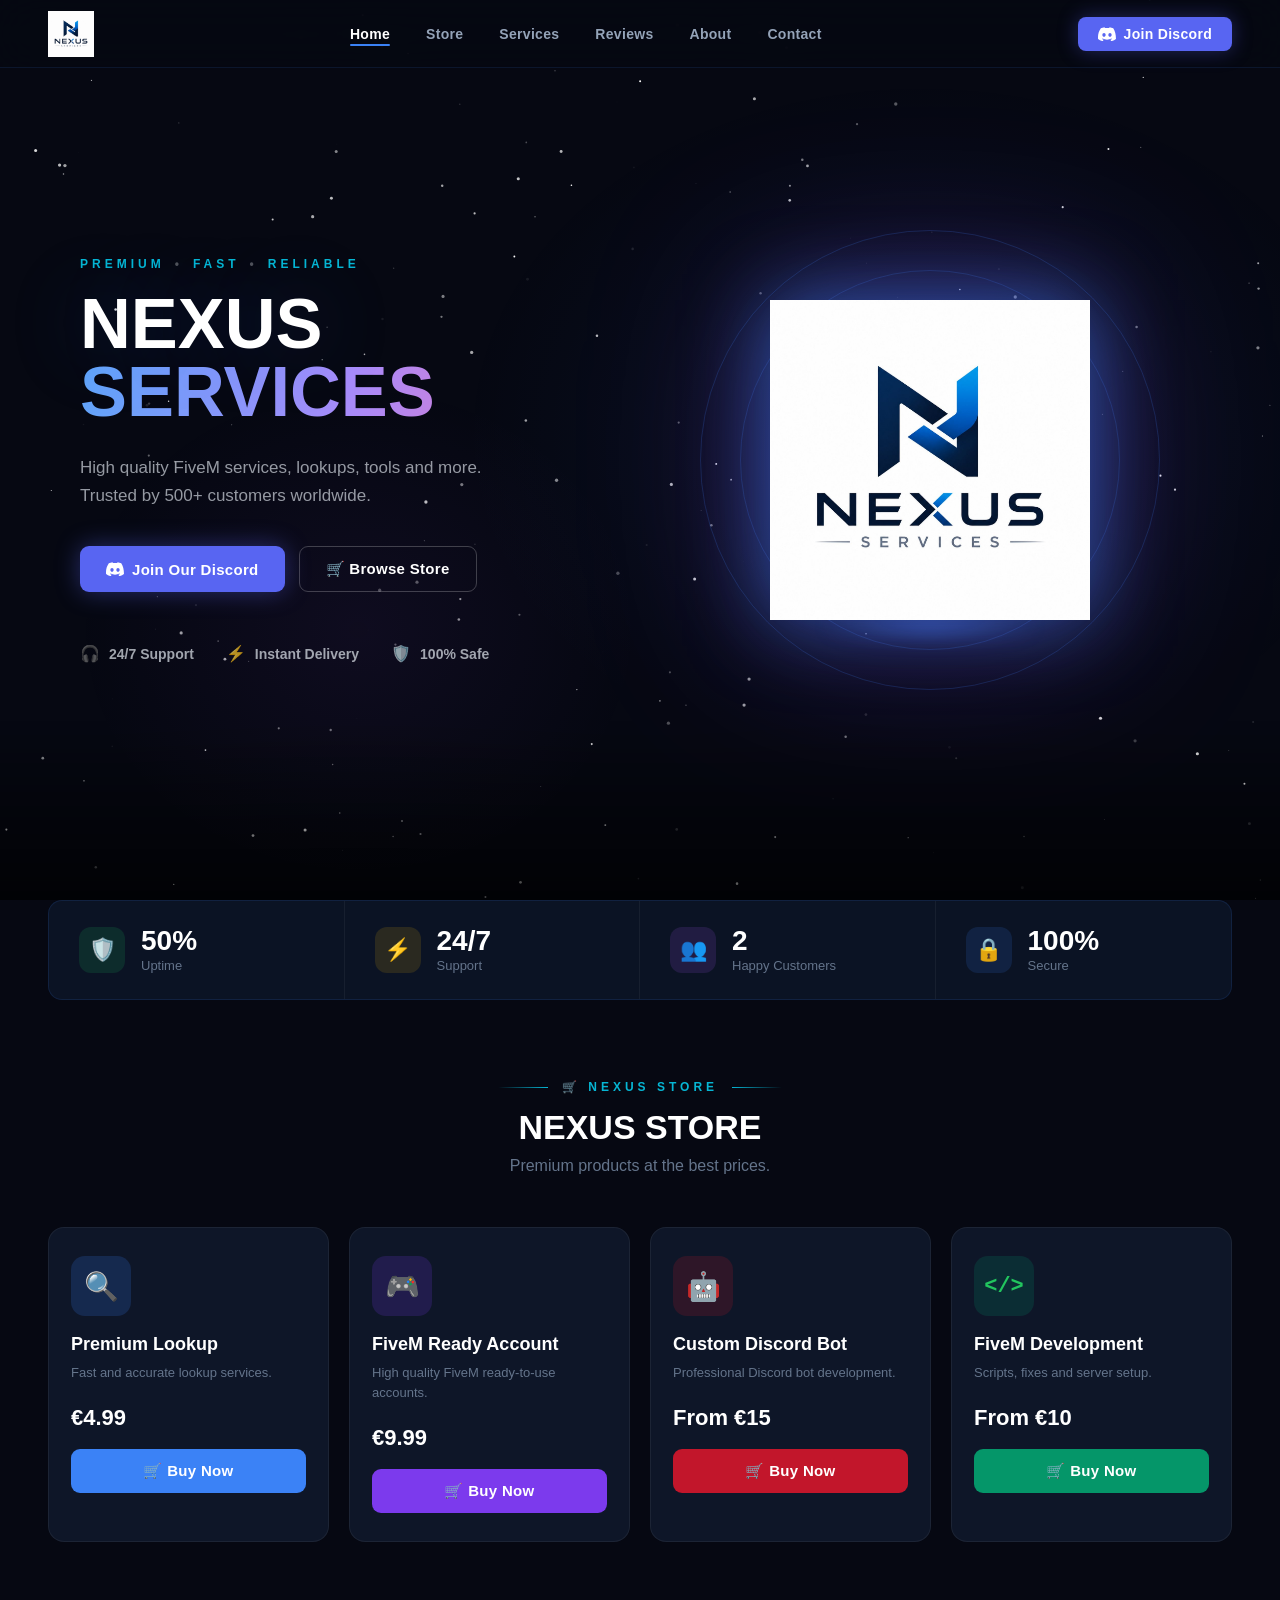
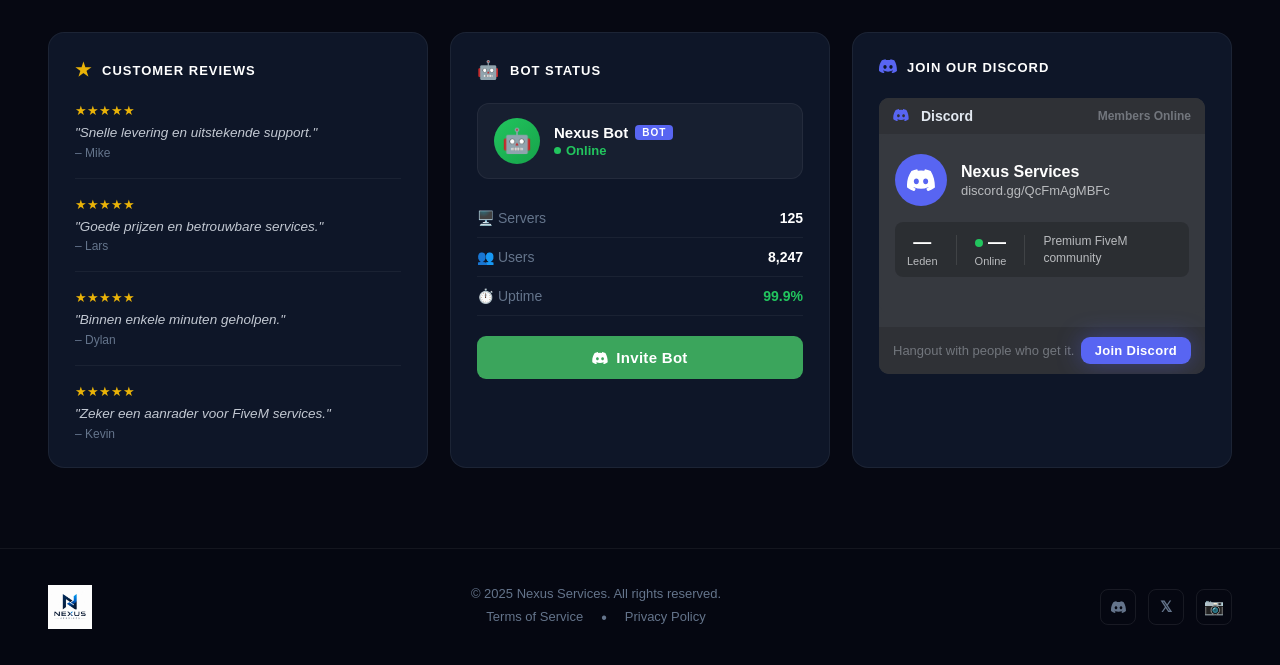
<file: index.html>
<!DOCTYPE html>
<html lang="nl">
<head>
<meta charset="UTF-8">
<meta name="viewport" content="width=device-width, initial-scale=1.0">
<meta http-equiv="Content-Security-Policy" content="default-src 'none'; base-uri 'none'; form-action 'none'; frame-ancestors 'none'; img-src 'self' data:; style-src 'self' 'unsafe-inline' https://fonts.googleapis.com; font-src https://fonts.gstatic.com; script-src 'self' 'unsafe-inline'; connect-src https://discord.com">
<meta name="referrer" content="strict-origin-when-cross-origin">
<title>Nexus Services – Premium FiveM Services</title>
<link rel="preconnect" href="https://fonts.googleapis.com">
<link rel="preconnect" href="https://fonts.gstatic.com" crossorigin>
<link href="https://fonts.googleapis.com/css2?family=Orbitron:wght@400;600;700;900&family=Exo+2:wght@300;400;500;600;700&display=swap" rel="stylesheet">
<style>
*, *::before, *::after { margin:0; padding:0; box-sizing:border-box; }
html { scroll-behavior:smooth; }

:root {
  --bg: #060812;
  --bg1: #080c18;
  --bg2: #0c1220;
  --bg3: #101828;
  --card: #0e1628;
  --card-border: rgba(255,255,255,0.06);
  --card-hover: rgba(255,255,255,0.09);
  --blue: #3b82f6;
  --blue-glow: rgba(59,130,246,0.35);
  --cyan: #06b6d4;
  --purple: #a855f7;
  --pink: #ec4899;
  --green: #22c55e;
  --yellow: #eab308;
  --red: #ef4444;
  --text: #e2e8f0;
  --muted: #64748b;
  --muted2: #94a3b8;
}

body {
  background: var(--bg);
  color: var(--text);
  font-family: 'Exo 2', sans-serif;
  overflow-x: hidden;
  min-height: 100vh;
}

/* ── CANVAS BACKGROUND ── */
#bg-canvas {
  position: fixed;
  inset: 0;
  z-index: 0;
  pointer-events: none;
}

/* ── NAV ── */
nav {
  position: fixed;
  top: 0; left: 0; right: 0;
  z-index: 200;
  height: 68px;
  display: flex;
  align-items: center;
  justify-content: space-between;
  padding: 0 48px;
  background: rgba(6,8,18,0.88);
  backdrop-filter: blur(20px);
  border-bottom: 1px solid rgba(59,130,246,0.12);
}

.logo-wrap {
  display: flex;
  align-items: center;
  gap: 12px;
  text-decoration: none;
}
.logo-mark {
  width: 44px; height: 44px;
  background: linear-gradient(135deg, #1d4ed8, #7c3aed);
  border-radius: 10px;
  display: flex;
  align-items: center;
  justify-content: center;
  position: relative;
  box-shadow: 0 0 24px rgba(59,130,246,0.5);
}
.logo-mark svg { width:26px; height:26px; fill:white; }
.logo-text-block { line-height:1.1; }
.logo-text-block .lt { font-family:'Orbitron',sans-serif; font-weight:700; font-size:15px; color:#fff; letter-spacing:2px; }
.logo-text-block .ls { font-size:10px; color:var(--muted); letter-spacing:4px; text-transform:uppercase; }

.nav-menu { display:flex; gap:36px; list-style:none; }
.nav-menu a { color:var(--muted2); font-size:14px; font-weight:600; letter-spacing:0.3px; text-decoration:none; transition:color .2s; position:relative; }
.nav-menu a:hover, .nav-menu a.active { color:#fff; }
.nav-menu a.active::after { content:''; position:absolute; bottom:-4px; left:0; right:0; height:2px; background:var(--blue); border-radius:2px; }

.btn-nav {
  display:inline-flex; align-items:center; gap:8px;
  padding:9px 20px; border-radius:8px;
  background:#5865F2; color:#fff;
  font-family:'Exo 2',sans-serif; font-weight:700; font-size:14px;
  letter-spacing:0.3px; cursor:pointer; border:none; text-decoration:none;
  box-shadow:0 0 20px rgba(88,101,242,0.35);
  transition:all .2s;
}
.btn-nav:hover { background:#4752c4; box-shadow:0 0 30px rgba(88,101,242,0.55); transform:translateY(-1px); }

/* ── HERO ── */
#home {
  position:relative; z-index:1;
  min-height:100vh;
  display:grid;
  grid-template-columns:1fr 1fr;
  align-items:center;
  padding:100px 80px 80px;
  gap:40px;
  overflow:hidden;
}

.hero-bg-glow {
  position:absolute; inset:0; pointer-events:none;
  background:
    radial-gradient(ellipse 55% 60% at 72% 48%, rgba(59,130,246,0.09) 0%, transparent 65%),
    radial-gradient(ellipse 40% 50% at 28% 70%, rgba(168,85,247,0.06) 0%, transparent 55%);
}

/* tree silhouette */
.hero-trees {
  position:absolute; bottom:0; left:0; right:0; height:180px;
  background:
    linear-gradient(to top, rgba(0,0,0,0.7) 0%, transparent 100%);
  pointer-events:none;
}

.hero-left { position:relative; z-index:2; }

.hero-tag {
  display:flex; align-items:center; gap:10px;
  font-size:12px; font-weight:700; letter-spacing:4px; text-transform:uppercase;
  color:var(--cyan); margin-bottom:20px;
}
.hero-tag .dot { color:rgba(255,255,255,0.3); }

h1.hero-title {
  font-family:'Orbitron',sans-serif;
  font-weight:900;
  font-size:clamp(52px,5.5vw,88px);
  line-height:0.95;
  color:#fff;
  margin-bottom:2px;
  text-shadow:0 0 80px rgba(59,130,246,0.25);
}
h1.hero-title-2 {
  font-family:'Orbitron',sans-serif;
  font-weight:900;
  font-size:clamp(52px,5.5vw,88px);
  line-height:0.95;
  margin-bottom:28px;
  background:linear-gradient(100deg, #60a5fa 0%, #a78bfa 50%, #f472b6 100%);
  -webkit-background-clip:text;
  -webkit-text-fill-color:transparent;
  background-clip:text;
}

.hero-desc {
  font-size:17px; line-height:1.65;
  color:rgba(226,232,240,0.65);
  font-weight:300;
  margin-bottom:36px;
  max-width:440px;
}

.hero-btns { display:flex; gap:14px; margin-bottom:52px; flex-wrap:wrap; }

.btn {
  display:inline-flex; align-items:center; gap:8px;
  padding:13px 26px; border-radius:9px;
  font-family:'Exo 2',sans-serif; font-weight:700; font-size:15px;
  letter-spacing:0.3px; cursor:pointer; border:none; text-decoration:none;
  transition:all .25s;
}
.btn-primary { background:#5865F2; color:#fff; box-shadow:0 0 24px rgba(88,101,242,0.4); }
.btn-primary:hover { background:#4752c4; transform:translateY(-2px); box-shadow:0 6px 32px rgba(88,101,242,0.55); }
.btn-ghost { background:transparent; color:#fff; border:1.5px solid rgba(255,255,255,0.22); }
.btn-ghost:hover { border-color:rgba(255,255,255,0.5); background:rgba(255,255,255,0.05); }
.btn-blue { background:var(--blue); color:#fff; }
.btn-blue:hover { background:#2563eb; box-shadow:0 4px 24px rgba(59,130,246,0.45); }
.btn-purple { background:#7c3aed; color:#fff; }
.btn-purple:hover { background:#6d28d9; box-shadow:0 4px 24px rgba(124,58,237,0.45); }
.btn-crimson { background:#c2162b; color:#fff; }
.btn-crimson:hover { background:#a0112a; box-shadow:0 4px 24px rgba(194,22,43,0.45); }
.btn-emerald { background:#059669; color:#fff; }
.btn-emerald:hover { background:#047857; box-shadow:0 4px 24px rgba(5,150,105,0.45); }
.btn-discord-green { background:#3ba55c; color:#fff; }
.btn-discord-green:hover { background:#2d8a4c; }
.btn-full { width:100%; justify-content:center; }

.hero-perks { display:flex; gap:32px; flex-wrap:wrap; }
.perk { display:flex; align-items:center; gap:9px; font-size:14px; font-weight:600; color:rgba(226,232,240,0.7); }
.perk-icon { font-size:16px; }

/* 3-D NEXUS N */
.hero-right { position:relative; z-index:2; display:flex; align-items:center; justify-content:center; }
.n3d-wrap { position:relative; animation:float3d 5s ease-in-out infinite; }
@keyframes float3d { 0%,100%{transform:translateY(0) rotate(-1deg)} 50%{transform:translateY(-22px) rotate(1deg)} }

.n3d-box {
  width:300px; height:300px;
  border-radius:40px;
  background:linear-gradient(140deg, #1e3a8a 0%, #2563eb 35%, #6d28d9 70%, #9333ea 100%);
  display:flex; align-items:center; justify-content:center;
  font-family:'Orbitron',sans-serif; font-weight:900; font-size:180px;
  color:rgba(255,255,255,0.95);
  box-shadow:
    0 0 0 1px rgba(255,255,255,0.12),
    0 0 60px rgba(59,130,246,0.6),
    0 0 120px rgba(147,51,234,0.35),
    0 30px 80px rgba(0,0,0,0.6);
  position:relative; overflow:hidden;
  text-shadow:0 6px 32px rgba(0,0,0,0.5);
}
.n3d-box::before {
  content:'';
  position:absolute; top:0; left:0; right:0; height:50%;
  background:linear-gradient(to bottom, rgba(255,255,255,0.18), transparent);
  border-radius:40px 40px 0 0;
}
.n3d-platform {
  position:absolute; bottom:-18px; left:50%; transform:translateX(-50%);
  width:220px; height:24px;
  background:radial-gradient(ellipse, rgba(59,130,246,0.7) 0%, transparent 70%);
  filter:blur(10px);
  animation:glow3d 3s ease-in-out infinite;
}
@keyframes glow3d { 0%,100%{opacity:.45;transform:translateX(-50%) scaleX(0.8)} 50%{opacity:1;transform:translateX(-50%) scaleX(1.1)} }

/* ring decorations */
.n3d-ring {
  position:absolute; border-radius:50%;
  border:1px solid rgba(59,130,246,0.2);
  animation:ring-pulse 4s ease-in-out infinite;
}
.r1 { width:380px;height:380px; top:50%;left:50%; transform:translate(-50%,-50%); animation-delay:0s; }
.r2 { width:460px;height:460px; top:50%;left:50%; transform:translate(-50%,-50%); animation-delay:.8s; }
@keyframes ring-pulse { 0%{opacity:.5;transform:translate(-50%,-50%) scale(.85)} 100%{opacity:0;transform:translate(-50%,-50%) scale(1.15)} }

/* snowflakes overlay */
.snow-wrap { position:fixed; inset:0; z-index:1; pointer-events:none; overflow:hidden; }
.flake { position:absolute; top:-20px; font-size:var(--fs); color:rgba(160,210,255,0.55); animation:snow-fall var(--dur) linear infinite var(--delay); }
@keyframes snow-fall { to { transform:translateY(110vh) rotate(360deg); opacity:0; } }

/* ── STATS BAR ── */
.stats-wrap {
  position:relative; z-index:2;
  margin:0 48px;
  background:rgba(14,22,40,0.85);
  border:1px solid rgba(59,130,246,0.13);
  border-radius:14px;
  display:grid;
  grid-template-columns:repeat(4,1fr);
  backdrop-filter:blur(16px);
  overflow:hidden;
}
.stat-cell {
  display:flex; align-items:center; gap:16px;
  padding:26px 30px;
  border-right:1px solid rgba(255,255,255,0.05);
  transition:background .25s;
}
.stat-cell:last-child { border-right:none; }
.stat-cell:hover { background:rgba(59,130,246,0.05); }
.stat-ico {
  width:46px; height:46px; border-radius:12px; flex-shrink:0;
  display:flex; align-items:center; justify-content:center; font-size:22px;
}
.ico-g { background:rgba(34,197,94,0.14); }
.ico-y { background:rgba(234,179,8,0.14); }
.ico-p { background:rgba(168,85,247,0.14); }
.ico-b { background:rgba(59,130,246,0.14); }
.stat-val { font-family:'Orbitron',sans-serif; font-weight:700; font-size:28px; color:#fff; line-height:1; }
.stat-lbl { font-size:13px; color:var(--muted); margin-top:3px; font-weight:500; }

/* ── STORE ── */
.store-section { position:relative; z-index:2; padding:80px 48px; }

.section-head { text-align:center; margin-bottom:52px; }
.section-eyebrow {
  display:flex; align-items:center; justify-content:center; gap:14px;
  font-size:12px; font-weight:700; letter-spacing:4px; text-transform:uppercase;
  color:var(--cyan); margin-bottom:14px;
}
.eyebrow-line { width:50px; height:1px; background:linear-gradient(90deg,transparent,var(--cyan)); }
.eyebrow-line.right { background:linear-gradient(90deg,var(--cyan),transparent); }
.section-eyebrow span:first-child, .section-eyebrow span:last-child { display:flex; align-items:center; }

.section-h2 { font-family:'Orbitron',sans-serif; font-weight:700; font-size:clamp(22px,3vw,34px); color:#fff; margin-bottom:10px; }
.section-sub { color:var(--muted); font-size:16px; }

.store-grid {
  display:grid; grid-template-columns:repeat(4,1fr); gap:20px;
  max-width:1200px; margin:0 auto;
}

.prod-card {
  background:var(--card);
  border:1px solid var(--card-border);
  border-radius:16px; padding:28px 22px;
  position:relative; overflow:hidden;
  transition:transform .3s, box-shadow .3s, border-color .3s;
  cursor:pointer;
}
.prod-card::after {
  content:''; position:absolute; top:0; left:0; right:0; height:2px;
  opacity:0; transition:opacity .3s;
}
.prod-card:hover { transform:translateY(-6px); border-color:rgba(255,255,255,0.12); }
.prod-card:hover::after { opacity:1; }

.pc-blue::after { background:linear-gradient(90deg,#3b82f6,#06b6d4); }
.pc-blue:hover { box-shadow:0 24px 60px rgba(59,130,246,0.18); }
.pc-purple::after { background:linear-gradient(90deg,#7c3aed,#a855f7); }
.pc-purple:hover { box-shadow:0 24px 60px rgba(124,58,237,0.18); }
.pc-red::after { background:linear-gradient(90deg,#c2162b,#ef4444); }
.pc-red:hover { box-shadow:0 24px 60px rgba(194,22,43,0.18); }
.pc-green::after { background:linear-gradient(90deg,#059669,#22c55e); }
.pc-green:hover { box-shadow:0 24px 60px rgba(5,150,105,0.18); }

.prod-ico {
  width:60px; height:60px; border-radius:14px;
  display:flex; align-items:center; justify-content:center;
  font-size:28px; margin-bottom:18px;
}
.pio-b { background:rgba(59,130,246,0.18); }
.pio-p { background:rgba(124,58,237,0.18); }
.pio-r { background:rgba(194,22,43,0.18); }
.pio-g { background:rgba(5,150,105,0.18); }

.prod-name { font-weight:700; font-size:18px; color:#fff; margin-bottom:8px; }
.prod-desc { font-size:13px; color:var(--muted); line-height:1.55; margin-bottom:22px; }
.prod-price { font-family:'Orbitron',sans-serif; font-size:22px; font-weight:700; color:#fff; margin-bottom:18px; }

/* ── THREE COLUMNS ── */
.bottom-section { position:relative; z-index:2; padding:10px 48px 80px; }
.three-col { display:grid; grid-template-columns:1fr 1fr 1fr; gap:22px; max-width:1200px; margin:0 auto; }

.panel {
  background:var(--card);
  border:1px solid var(--card-border);
  border-radius:16px; padding:26px;
}
.panel-head {
  display:flex; align-items:center; gap:10px;
  font-family:'Orbitron',sans-serif; font-weight:700; font-size:13px; letter-spacing:1px;
  color:#fff; margin-bottom:22px;
  text-transform:uppercase;
}
.panel-head-icon { font-size:18px; }

/* reviews */
.review { padding-bottom:18px; margin-bottom:18px; border-bottom:1px solid rgba(255,255,255,0.05); }
.review:last-child { border-bottom:none; margin-bottom:0; padding-bottom:0; }
.stars { color:#eab308; font-size:13px; margin-bottom:5px; }
.review-q { font-size:13.5px; font-style:italic; color:rgba(226,232,240,0.85); margin-bottom:3px; line-height:1.45; }
.review-by { font-size:12px; color:var(--muted); }

/* bot */
.bot-row {
  display:flex; align-items:center; gap:14px;
  background:rgba(255,255,255,0.04);
  border:1px solid var(--card-border);
  border-radius:12px; padding:14px 16px; margin-bottom:20px;
}
.bot-avatar {
  width:46px;height:46px; border-radius:50%;
  background:linear-gradient(135deg,#22c55e,#16a34a);
  display:flex;align-items:center;justify-content:center; font-size:24px;
  flex-shrink:0;
}
.bot-name { font-weight:700; font-size:15px; color:#fff; display:flex; align-items:center; gap:7px; }
.bot-badge { background:#5865F2; color:#fff; font-size:10px; font-weight:700; padding:2px 7px; border-radius:4px; letter-spacing:1px; }
.bot-online { color:#22c55e; font-size:13px; font-weight:600; margin-top:2px; display:flex; align-items:center; gap:5px; }
.online-dot { width:7px;height:7px; border-radius:50%; background:#22c55e; display:inline-block; }

.bot-stat {
  display:flex; align-items:center; justify-content:space-between;
  padding:11px 0; border-bottom:1px solid rgba(255,255,255,0.05);
  font-size:14px;
}
.bot-stat:last-of-type { border-bottom:none; }
.bsl { color:var(--muted); display:flex; align-items:center; gap:8px; }
.bsv { font-weight:700; color:#fff; }

/* discord panel */
.dc-card {
  background:#36393f; border-radius:10px; overflow:hidden; margin-bottom:14px;
}
.dc-top {
  background:#2f3136; padding:10px 14px;
  display:flex; align-items:center; justify-content:space-between;
  font-size:14px; font-weight:600;
}
.dc-top .dc-icon { color:#5865F2; margin-right:8px; }
.dc-members { font-size:12px; color:#72767d; }
.dc-body {
  padding:24px 14px; display:flex; align-items:center; justify-content:center;
  gap:8px;
}
.dc-dot {
  width:9px;height:9px;border-radius:50%;background:#5865F2;
  animation:dc-pulse .9s ease-in-out infinite;
}
.dc-dot:nth-child(2){animation-delay:.18s}
.dc-dot:nth-child(3){animation-delay:.36s}
@keyframes dc-pulse{0%,100%{transform:translateY(0);opacity:.4}50%{transform:translateY(-8px);opacity:1}}
.dc-bot {
  background:#2f3136; padding:10px 14px;
  display:flex; align-items:center; justify-content:space-between;
  font-size:13px; color:#72767d;
}

/* ── FOOTER ── */
footer {
  position:relative; z-index:2;
  border-top:1px solid rgba(255,255,255,0.06);
  padding:36px 48px;
  display:flex; align-items:center; justify-content:space-between;
  background:rgba(6,8,18,0.9);
}
.footer-logo { display:flex; align-items:center; gap:12px; text-decoration:none; }
.footer-mid { text-align:center; }
.footer-copy { font-size:13px; color:var(--muted); margin-bottom:8px; }
.footer-links { display:flex; gap:18px; justify-content:center; }
.footer-links a { color:var(--muted); font-size:13px; text-decoration:none; transition:color .2s; }
.footer-links a:hover { color:#fff; }
.footer-socials { display:flex; gap:12px; }
.soc-btn {
  width:36px;height:36px; border-radius:8px; border:1px solid rgba(255,255,255,0.08);
  display:flex;align-items:center;justify-content:center;
  font-size:16px; color:var(--muted); text-decoration:none;
  transition:all .2s; background:transparent; cursor:pointer;
}
.soc-btn:hover { border-color:var(--blue); color:#fff; background:rgba(59,130,246,0.1); }

/* ── ANIMATIONS ── */
.fade-in { opacity:0; transform:translateY(28px); transition:opacity .65s ease, transform .65s ease; }
.fade-in.show { opacity:1; transform:translateY(0); }
.fade-in:nth-child(2){transition-delay:.1s}
.fade-in:nth-child(3){transition-delay:.2s}
.fade-in:nth-child(4){transition-delay:.3s}
</style>
</head>
<body>

<!-- animated star canvas -->
<canvas id="bg-canvas"></canvas>

<!-- snowflakes -->
<div class="snow-wrap" id="snow-wrap"></div>

<!-- ── NAV ── -->
<nav>
  <a href="#home" class="logo-wrap">
    <img src="[data-uri]" alt="Nexus Services" style="height:46px;width:auto;">
  </a>

  <ul class="nav-menu">
    <li><a href="#home" class="active">Home</a></li>
    <li><a href="#store">Store</a></li>
    <li><a href="#services">Services</a></li>
    <li><a href="#reviews">Reviews</a></li>
    <li><a href="#about">About</a></li>
    <li><a href="#contact">Contact</a></li>
  </ul>

  <a href="https://discord.gg/QcFmAgMBFc" target="_blank" rel="noopener noreferrer" class="btn-nav">
    <svg width="18" height="14" viewBox="0 0 71 55" fill="currentColor"><path d="M60.1 4.9A58.5 58.5 0 0 0 45.6.5a40.5 40.5 0 0 0-1.8 3.7 54.2 54.2 0 0 0-16.2 0A41.3 41.3 0 0 0 25.8.5 58.4 58.4 0 0 0 11.2 4.9C1.6 19.2-1 33.1.3 46.8a58.9 58.9 0 0 0 18 9.1 44.2 44.2 0 0 0 3.8-6.2 38.4 38.4 0 0 1-6-2.9l1.5-1.1a42 42 0 0 0 36 0l1.4 1.1a38.4 38.4 0 0 1-6 2.9 44 44 0 0 0 3.8 6.2 58.7 58.7 0 0 0 18-9.1C71 31.1 67.7 17.3 60.1 4.9ZM23.7 38.3c-3.5 0-6.4-3.2-6.4-7.2s2.8-7.2 6.4-7.2 6.5 3.2 6.4 7.2c0 4-2.8 7.2-6.4 7.2Zm23.6 0c-3.5 0-6.4-3.2-6.4-7.2s2.8-7.2 6.4-7.2 6.4 3.2 6.4 7.2-2.8 7.2-6.4 7.2Z"/></svg>
    Join Discord
  </a>
</nav>

<!-- ── HERO ── -->
<section id="home">
  <div class="hero-bg-glow"></div>
  <div class="hero-trees"></div>

  <div class="hero-left">
    <div class="hero-tag">
      PREMIUM <span class="dot">•</span> FAST <span class="dot">•</span> RELIABLE
    </div>
    <h1 class="hero-title">NEXUS</h1>
    <h1 class="hero-title-2">SERVICES</h1>
    <p class="hero-desc">High quality FiveM services, lookups, tools and more.<br>Trusted by 500+ customers worldwide.</p>

    <div class="hero-btns">
      <a href="https://discord.gg/QcFmAgMBFc" target="_blank" rel="noopener noreferrer" class="btn btn-primary">
        <svg width="18" height="14" viewBox="0 0 71 55" fill="currentColor"><path d="M60.1 4.9A58.5 58.5 0 0 0 45.6.5a40.5 40.5 0 0 0-1.8 3.7 54.2 54.2 0 0 0-16.2 0A41.3 41.3 0 0 0 25.8.5 58.4 58.4 0 0 0 11.2 4.9C1.6 19.2-1 33.1.3 46.8a58.9 58.9 0 0 0 18 9.1 44.2 44.2 0 0 0 3.8-6.2 38.4 38.4 0 0 1-6-2.9l1.5-1.1a42 42 0 0 0 36 0l1.4 1.1a38.4 38.4 0 0 1-6 2.9 44 44 0 0 0 3.8 6.2 58.7 58.7 0 0 0 18-9.1C71 31.1 67.7 17.3 60.1 4.9ZM23.7 38.3c-3.5 0-6.4-3.2-6.4-7.2s2.8-7.2 6.4-7.2 6.5 3.2 6.4 7.2c0 4-2.8 7.2-6.4 7.2Zm23.6 0c-3.5 0-6.4-3.2-6.4-7.2s2.8-7.2 6.4-7.2 6.4 3.2 6.4 7.2-2.8 7.2-6.4 7.2Z"/></svg>
        Join Our Discord
      </a>
      <a href="#store" class="btn btn-ghost">🛒 Browse Store</a>
    </div>

    <div class="hero-perks">
      <div class="perk"><span class="perk-icon">🎧</span>24/7 Support</div>
      <div class="perk"><span class="perk-icon">⚡</span>Instant Delivery</div>
      <div class="perk"><span class="perk-icon">🛡️</span>100% Safe</div>
    </div>
  </div>

  <div class="hero-right">
    <div class="n3d-wrap" style="display:flex;align-items:center;justify-content:center;">
      <div class="n3d-ring r1"></div>
      <div class="n3d-ring r2"></div>
      <img src="[data-uri]" alt="Nexus Services Logo"
        style="width:320px;height:320px;object-fit:contain;filter:drop-shadow(0 0 40px rgba(59,130,246,0.6)) drop-shadow(0 0 80px rgba(147,51,234,0.3));position:relative;z-index:2;">
      <div class="n3d-platform"></div>
    </div>
  </div>
</section>

<!-- ── STATS BAR ── -->
<div class="stats-wrap">
  <div class="stat-cell fade-in">
    <div class="stat-ico ico-g">🛡️</div>
    <div><div class="stat-val">50%</div><div class="stat-lbl">Uptime</div></div>
  </div>
  <div class="stat-cell fade-in">
    <div class="stat-ico ico-y">⚡</div>
    <div><div class="stat-val">24/7</div><div class="stat-lbl">Support</div></div>
  </div>
  <div class="stat-cell fade-in">
    <div class="stat-ico ico-p">👥</div>
    <div><div class="stat-val">2</div><div class="stat-lbl">Happy Customers</div></div>
  </div>
  <div class="stat-cell fade-in">
    <div class="stat-ico ico-b">🔒</div>
    <div><div class="stat-val">100%</div><div class="stat-lbl">Secure</div></div>
  </div>
</div>

<!-- ── STORE ── -->
<section class="store-section" id="store">
  <div class="section-head">
    <div class="section-eyebrow">
      <span><div class="eyebrow-line"></div></span>
      🛒 NEXUS STORE
      <span><div class="eyebrow-line right"></div></span>
    </div>
    <h2 class="section-h2">NEXUS STORE</h2>
    <p class="section-sub">Premium products at the best prices.</p>
  </div>

  <div class="store-grid">
    <div class="prod-card pc-blue fade-in">
      <div class="prod-ico pio-b">🔍</div>
      <div class="prod-name">Premium Lookup</div>
      <div class="prod-desc">Fast and accurate lookup services.</div>
      <div class="prod-price">€4.99</div>
      <a href="#" class="btn btn-blue btn-full">🛒 Buy Now</a>
    </div>
    <div class="prod-card pc-purple fade-in">
      <div class="prod-ico pio-p">🎮</div>
      <div class="prod-name">FiveM Ready Account</div>
      <div class="prod-desc">High quality FiveM ready-to-use accounts.</div>
      <div class="prod-price">€9.99</div>
      <a href="#" class="btn btn-purple btn-full">🛒 Buy Now</a>
    </div>
    <div class="prod-card pc-red fade-in">
      <div class="prod-ico pio-r">🤖</div>
      <div class="prod-name">Custom Discord Bot</div>
      <div class="prod-desc">Professional Discord bot development.</div>
      <div class="prod-price">From €15</div>
      <a href="#" class="btn btn-crimson btn-full">🛒 Buy Now</a>
    </div>
    <div class="prod-card pc-green fade-in">
      <div class="prod-ico pio-g" style="font-family:monospace;font-size:22px;font-weight:700;color:#22c55e">&lt;/&gt;</div>
      <div class="prod-name">FiveM Development</div>
      <div class="prod-desc">Scripts, fixes and server setup.</div>
      <div class="prod-price">From €10</div>
      <a href="#" class="btn btn-emerald btn-full">🛒 Buy Now</a>
    </div>
  </div>
</section>

<!-- ── BOTTOM 3 COLUMNS ── -->
<div class="bottom-section" id="reviews">
  <div class="three-col">

    <!-- REVIEWS -->
    <div class="panel fade-in">
      <div class="panel-head">
        <span class="panel-head-icon" style="color:#eab308">★</span> CUSTOMER REVIEWS
      </div>
      <div class="review">
        <div class="stars">★★★★★</div>
        <div class="review-q">"Snelle levering en uitstekende support."</div>
        <div class="review-by">– Mike</div>
      </div>
      <div class="review">
        <div class="stars">★★★★★</div>
        <div class="review-q">"Goede prijzen en betrouwbare services."</div>
        <div class="review-by">– Lars</div>
      </div>
      <div class="review">
        <div class="stars">★★★★★</div>
        <div class="review-q">"Binnen enkele minuten geholpen."</div>
        <div class="review-by">– Dylan</div>
      </div>
      <div class="review">
        <div class="stars">★★★★★</div>
        <div class="review-q">"Zeker een aanrader voor FiveM services."</div>
        <div class="review-by">– Kevin</div>
      </div>
    </div>

    <!-- BOT STATUS -->
    <div class="panel fade-in">
      <div class="panel-head"><span class="panel-head-icon">🤖</span> BOT STATUS</div>
      <div class="bot-row">
        <div class="bot-avatar">🤖</div>
        <div>
          <div class="bot-name">Nexus Bot <span class="bot-badge">BOT</span></div>
          <div class="bot-online"><span class="online-dot"></span>Online</div>
        </div>
      </div>
      <div class="bot-stat"><span class="bsl">🖥️ Servers</span><span class="bsv">125</span></div>
      <div class="bot-stat"><span class="bsl">👥 Users</span><span class="bsv">8,247</span></div>
      <div class="bot-stat"><span class="bsl">⏱️ Uptime</span><span class="bsv" style="color:#22c55e">99.9%</span></div>
      <div style="margin-top:20px">
        <a href="https://discord.gg/QcFmAgMBFc" target="_blank" rel="noopener noreferrer" class="btn btn-discord-green btn-full">
          <svg width="16" height="12" viewBox="0 0 71 55" fill="currentColor"><path d="M60.1 4.9A58.5 58.5 0 0 0 45.6.5a40.5 40.5 0 0 0-1.8 3.7 54.2 54.2 0 0 0-16.2 0A41.3 41.3 0 0 0 25.8.5 58.4 58.4 0 0 0 11.2 4.9C1.6 19.2-1 33.1.3 46.8a58.9 58.9 0 0 0 18 9.1 44.2 44.2 0 0 0 3.8-6.2 38.4 38.4 0 0 1-6-2.9l1.5-1.1a42 42 0 0 0 36 0l1.4 1.1a38.4 38.4 0 0 1-6 2.9 44 44 0 0 0 3.8 6.2 58.7 58.7 0 0 0 18-9.1C71 31.1 67.7 17.3 60.1 4.9ZM23.7 38.3c-3.5 0-6.4-3.2-6.4-7.2s2.8-7.2 6.4-7.2 6.5 3.2 6.4 7.2c0 4-2.8 7.2-6.4 7.2Zm23.6 0c-3.5 0-6.4-3.2-6.4-7.2s2.8-7.2 6.4-7.2 6.4 3.2 6.4 7.2-2.8 7.2-6.4 7.2Z"/></svg>
          Invite Bot
        </a>
      </div>
    </div>

    <!-- DISCORD -->
    <div class="panel fade-in">
      <div class="panel-head">
        <span style="color:#5865F2">
          <svg width="18" height="14" viewBox="0 0 71 55" fill="currentColor"><path d="M60.1 4.9A58.5 58.5 0 0 0 45.6.5a40.5 40.5 0 0 0-1.8 3.7 54.2 54.2 0 0 0-16.2 0A41.3 41.3 0 0 0 25.8.5 58.4 58.4 0 0 0 11.2 4.9C1.6 19.2-1 33.1.3 46.8a58.9 58.9 0 0 0 18 9.1 44.2 44.2 0 0 0 3.8-6.2 38.4 38.4 0 0 1-6-2.9l1.5-1.1a42 42 0 0 0 36 0l1.4 1.1a38.4 38.4 0 0 1-6 2.9 44 44 0 0 0 3.8 6.2 58.7 58.7 0 0 0 18-9.1C71 31.1 67.7 17.3 60.1 4.9ZM23.7 38.3c-3.5 0-6.4-3.2-6.4-7.2s2.8-7.2 6.4-7.2 6.5 3.2 6.4 7.2c0 4-2.8 7.2-6.4 7.2Zm23.6 0c-3.5 0-6.4-3.2-6.4-7.2s2.8-7.2 6.4-7.2 6.4 3.2 6.4 7.2-2.8 7.2-6.4 7.2Z"/></svg>
        </span>
        JOIN OUR DISCORD
      </div>
      <div class="dc-card">
        <div class="dc-top">
          <span>
            <span class="dc-icon">
              <svg width="16" height="12" viewBox="0 0 71 55" fill="currentColor"><path d="M60.1 4.9A58.5 58.5 0 0 0 45.6.5a40.5 40.5 0 0 0-1.8 3.7 54.2 54.2 0 0 0-16.2 0A41.3 41.3 0 0 0 25.8.5 58.4 58.4 0 0 0 11.2 4.9C1.6 19.2-1 33.1.3 46.8a58.9 58.9 0 0 0 18 9.1 44.2 44.2 0 0 0 3.8-6.2 38.4 38.4 0 0 1-6-2.9l1.5-1.1a42 42 0 0 0 36 0l1.4 1.1a38.4 38.4 0 0 1-6 2.9 44 44 0 0 0 3.8 6.2 58.7 58.7 0 0 0 18-9.1C71 31.1 67.7 17.3 60.1 4.9ZM23.7 38.3c-3.5 0-6.4-3.2-6.4-7.2s2.8-7.2 6.4-7.2 6.5 3.2 6.4 7.2c0 4-2.8 7.2-6.4 7.2Zm23.6 0c-3.5 0-6.4-3.2-6.4-7.2s2.8-7.2 6.4-7.2 6.4 3.2 6.4 7.2-2.8 7.2-6.4 7.2Z"/></svg>
            </span>
            Discord
          </span>
          <span class="dc-members" id="dc-members">Laden...</span>
        </div>
        <div style="background:#36393f;border-radius:10px;padding:20px 16px;margin-bottom:14px;">
          <div style="display:flex;align-items:center;gap:14px;margin-bottom:16px;">
            <div style="width:52px;height:52px;border-radius:50%;background:#5865F2;display:flex;align-items:center;justify-content:center;flex-shrink:0;">
              <svg width="28" height="22" viewBox="0 0 71 55" fill="white"><path d="M60.1 4.9A58.5 58.5 0 0 0 45.6.5a40.5 40.5 0 0 0-1.8 3.7 54.2 54.2 0 0 0-16.2 0A41.3 41.3 0 0 0 25.8.5 58.4 58.4 0 0 0 11.2 4.9C1.6 19.2-1 33.1.3 46.8a58.9 58.9 0 0 0 18 9.1 44.2 44.2 0 0 0 3.8-6.2 38.4 38.4 0 0 1-6-2.9l1.5-1.1a42 42 0 0 0 36 0l1.4 1.1a38.4 38.4 0 0 1-6 2.9 44 44 0 0 0 3.8 6.2 58.7 58.7 0 0 0 18-9.1C71 31.1 67.7 17.3 60.1 4.9ZM23.7 38.3c-3.5 0-6.4-3.2-6.4-7.2s2.8-7.2 6.4-7.2 6.5 3.2 6.4 7.2c0 4-2.8 7.2-6.4 7.2Zm23.6 0c-3.5 0-6.4-3.2-6.4-7.2s2.8-7.2 6.4-7.2 6.4 3.2 6.4 7.2-2.8 7.2-6.4 7.2Z"/></svg>
            </div>
            <div>
              <div style="font-weight:700;font-size:16px;color:#fff;">Nexus Services</div>
              <div style="font-size:13px;color:#b9bbbe;margin-top:2px;">discord.gg/QcFmAgMBFc</div>
            </div>
          </div>
          <div style="display:flex;align-items:center;gap:18px;margin-bottom:16px;padding:10px 12px;background:rgba(0,0,0,0.2);border-radius:8px;">
            <div style="text-align:center;">
              <div style="font-size:18px;font-weight:700;color:#fff;" id="dc-total">—</div>
              <div style="font-size:11px;color:#b9bbbe;margin-top:2px;">Leden</div>
            </div>
            <div style="width:1px;height:30px;background:rgba(255,255,255,0.1);"></div>
            <div style="text-align:center;">
              <div style="display:flex;align-items:center;gap:5px;justify-content:center;">
                <span style="width:8px;height:8px;border-radius:50%;background:#22c55e;display:inline-block;"></span>
                <span style="font-size:18px;font-weight:700;color:#fff;" id="dc-online">—</span>
              </div>
              <div style="font-size:11px;color:#b9bbbe;margin-top:2px;">Online</div>
            </div>
            <div style="width:1px;height:30px;background:rgba(255,255,255,0.1);"></div>
            <div style="font-size:12px;color:#b9bbbe;line-height:1.4;">Premium FiveM<br>community</div>
          </div>
        </div>
        <div class="dc-bot">
          <span>Hangout with people who get it.</span>
          <a href="https://discord.gg/QcFmAgMBFc" target="_blank" rel="noopener noreferrer" class="btn btn-primary" style="padding:6px 14px;font-size:13px;">Join Discord</a>
        </div>
      </div>
    </div>

  </div>
</div>

<!-- ── FOOTER ── -->
<footer>
  <a href="#home" class="footer-logo">
    <img src="[data-uri]" alt="Nexus Services" style="height:44px;width:auto;">
  </a>

  <div class="footer-mid">
    <div class="footer-copy">© 2025 Nexus Services. All rights reserved.</div>
    <div class="footer-links">
      <a href="#">Terms of Service</a>
      <span style="color:var(--muted)">•</span>
      <a href="#">Privacy Policy</a>
    </div>
  </div>

  <div class="footer-socials">
    <a href="https://discord.gg/QcFmAgMBFc" target="_blank" rel="noopener noreferrer" class="soc-btn">
      <svg width="15" height="12" viewBox="0 0 71 55" fill="currentColor"><path d="M60.1 4.9A58.5 58.5 0 0 0 45.6.5a40.5 40.5 0 0 0-1.8 3.7 54.2 54.2 0 0 0-16.2 0A41.3 41.3 0 0 0 25.8.5 58.4 58.4 0 0 0 11.2 4.9C1.6 19.2-1 33.1.3 46.8a58.9 58.9 0 0 0 18 9.1 44.2 44.2 0 0 0 3.8-6.2 38.4 38.4 0 0 1-6-2.9l1.5-1.1a42 42 0 0 0 36 0l1.4 1.1a38.4 38.4 0 0 1-6 2.9 44 44 0 0 0 3.8 6.2 58.7 58.7 0 0 0 18-9.1C71 31.1 67.7 17.3 60.1 4.9ZM23.7 38.3c-3.5 0-6.4-3.2-6.4-7.2s2.8-7.2 6.4-7.2 6.5 3.2 6.4 7.2c0 4-2.8 7.2-6.4 7.2Zm23.6 0c-3.5 0-6.4-3.2-6.4-7.2s2.8-7.2 6.4-7.2 6.4 3.2 6.4 7.2-2.8 7.2-6.4 7.2Z"/></svg>
    </a>
    <a href="#" class="soc-btn" style="font-size:15px;font-weight:700;">𝕏</a>
    <a href="https://discord.gg/QcFmAgMBFc" target="_blank" rel="noopener noreferrer" class="soc-btn">📷</a>
  </div>
</footer>

<script>
// ── STAR CANVAS ──
const canvas = document.getElementById('bg-canvas');
const ctx = canvas.getContext('2d');
let stars = [];

function resize() {
  canvas.width = window.innerWidth;
  canvas.height = window.innerHeight;
}

function initStars() {
  stars = [];
  for (let i = 0; i < 200; i++) {
    stars.push({
      x: Math.random() * canvas.width,
      y: Math.random() * canvas.height,
      r: Math.random() * 1.4 + 0.3,
      alpha: Math.random(),
      speed: Math.random() * 0.008 + 0.003,
      dir: Math.random() > 0.5 ? 1 : -1
    });
  }
}

function drawStars() {
  ctx.clearRect(0, 0, canvas.width, canvas.height);
  stars.forEach(s => {
    s.alpha += s.speed * s.dir;
    if (s.alpha >= 1) { s.dir = -1; }
    if (s.alpha <= 0.05) { s.dir = 1; }
    ctx.beginPath();
    ctx.arc(s.x, s.y, s.r, 0, Math.PI * 2);
    ctx.fillStyle = `rgba(255,255,255,${s.alpha.toFixed(2)})`;
    ctx.fill();
  });
  requestAnimationFrame(drawStars);
}

resize();
initStars();
drawStars();
window.addEventListener('resize', () => { resize(); initStars(); });

// ── SNOWFLAKES ──
const snowWrap = document.getElementById('snow-wrap');
const flakeChars = ['❄', '❅', '✦', '·'];
for (let i = 0; i < 28; i++) {
  const f = document.createElement('div');
  f.className = 'flake';
  const fs = Math.random() * 14 + 10;
  const dur = Math.random() * 10 + 9;
  const delay = -(Math.random() * 14);
  f.textContent = flakeChars[Math.floor(Math.random() * flakeChars.length)];
  f.style.cssText = `left:${Math.random()*100}%;--fs:${fs}px;--dur:${dur}s;--delay:${delay}s;`;
  snowWrap.appendChild(f);
}

// ── SCROLL FADE IN ──
const obs = new IntersectionObserver(es => {
  es.forEach(e => { if (e.isIntersecting) e.target.classList.add('show'); });
}, { threshold: 0.12 });
document.querySelectorAll('.fade-in').forEach(el => obs.observe(el));

// ── DISCORD LIVE MEMBER COUNT ──
const GUILD_ID = '1512444686126682163';
fetch(`https://discord.com/api/guilds/${GUILD_ID}/widget.json`)
  .then(r => r.json())
  .then(data => {
    const online = data.presence_count ?? 0;
    const el = document.getElementById('dc-members');
    if (el) el.textContent = online + ' Online';
    const onlineEl = document.getElementById('dc-online');
    if (onlineEl) onlineEl.textContent = online;
  })
  .catch(() => {
    const el = document.getElementById('dc-members');
    if (el) el.textContent = 'Members Online';
  });

// Approximate total via invite (requires widget enabled or use static fallback)
fetch(`https://discord.com/api/invites/QcFmAgMBFc?with_counts=true`)
  .then(r => r.json())
  .then(data => {
    const total = data.approximate_member_count ?? null;
    const online = data.approximate_presence_count ?? null;
    const totalEl = document.getElementById('dc-total');
    const onlineEl = document.getElementById('dc-online');
    const membersEl = document.getElementById('dc-members');
    if (total && totalEl) totalEl.textContent = total.toLocaleString();
    if (online) {
      if (onlineEl) onlineEl.textContent = online.toLocaleString();
      if (membersEl) membersEl.textContent = online + ' Online';
    }
  })
  .catch(() => {});

// ── NAV ACTIVE ──
const sections = document.querySelectorAll('section[id]');
const links = document.querySelectorAll('.nav-menu a');
window.addEventListener('scroll', () => {
  let cur = '';
  sections.forEach(s => { if (window.scrollY >= s.offsetTop - 120) cur = s.id; });
  links.forEach(a => a.classList.toggle('active', a.getAttribute('href') === '#' + cur));
}, { passive: true });
</script>
</body>
</html>
</file>
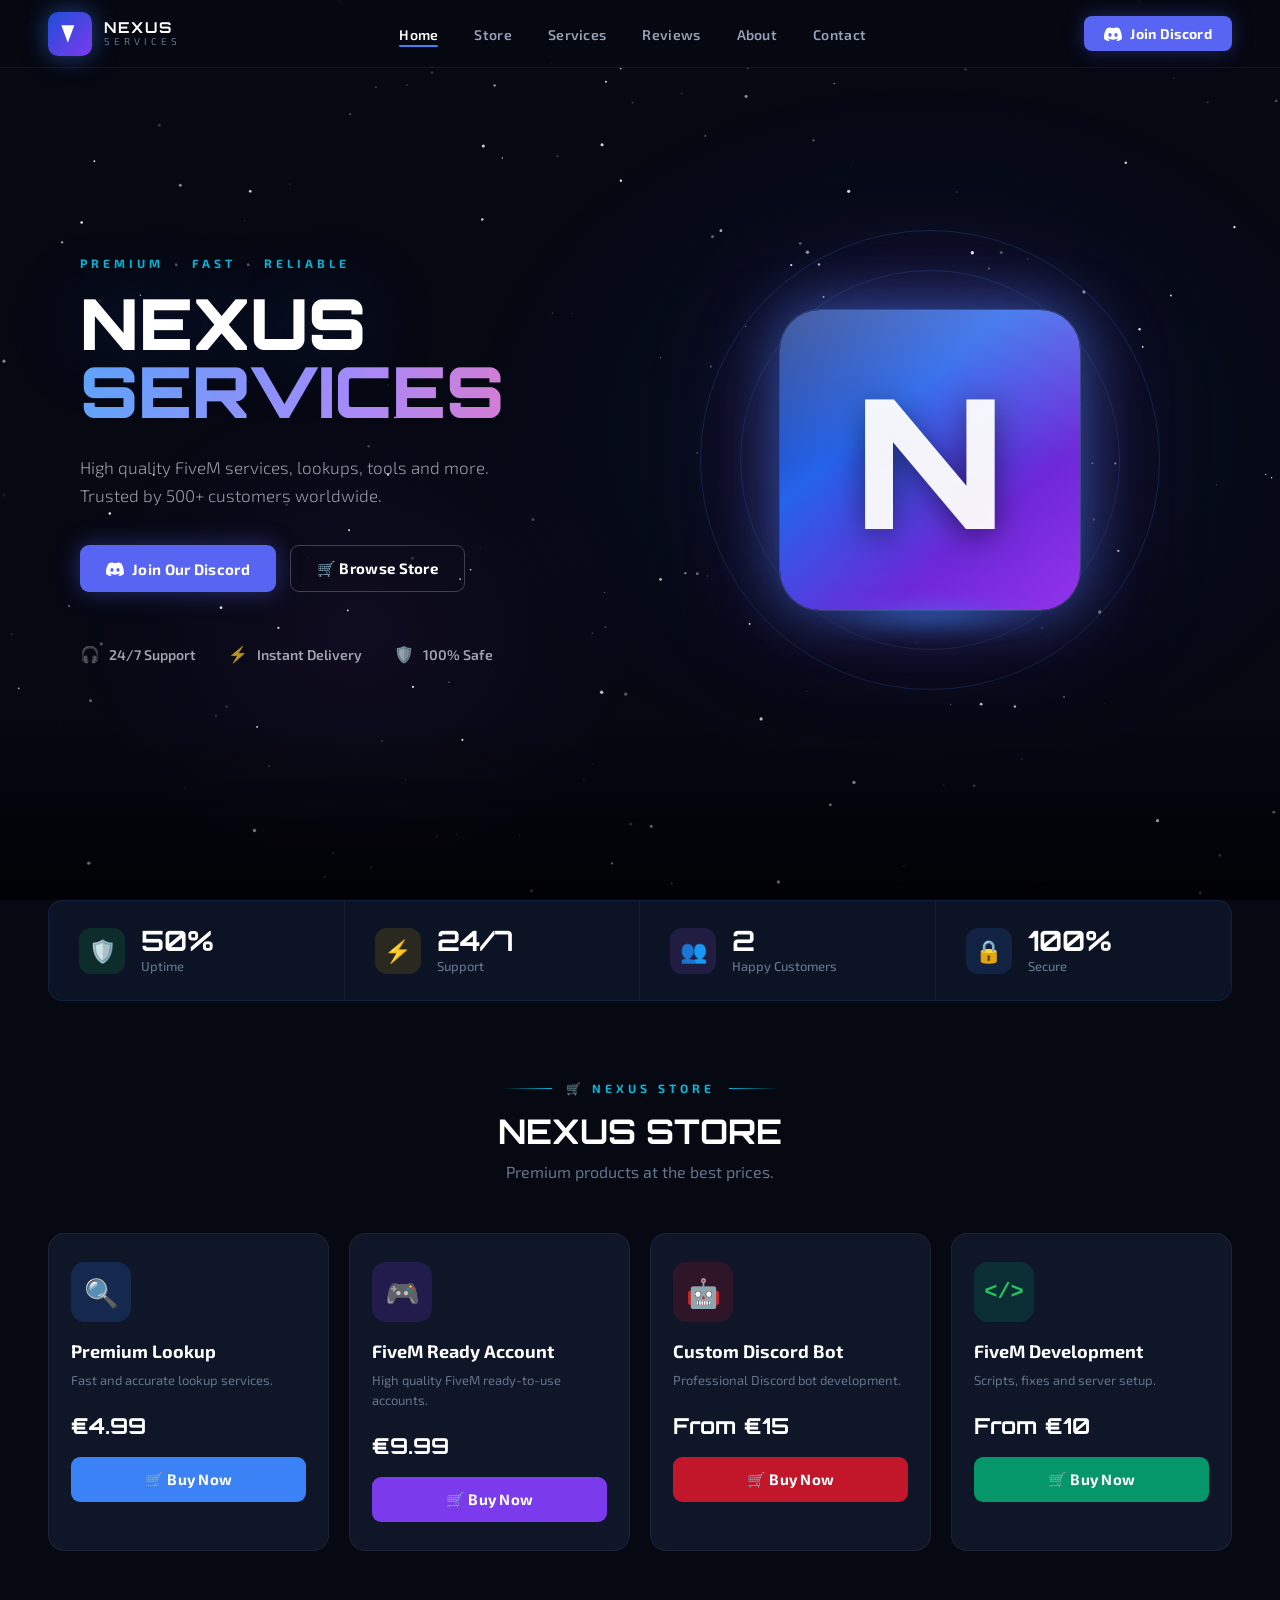
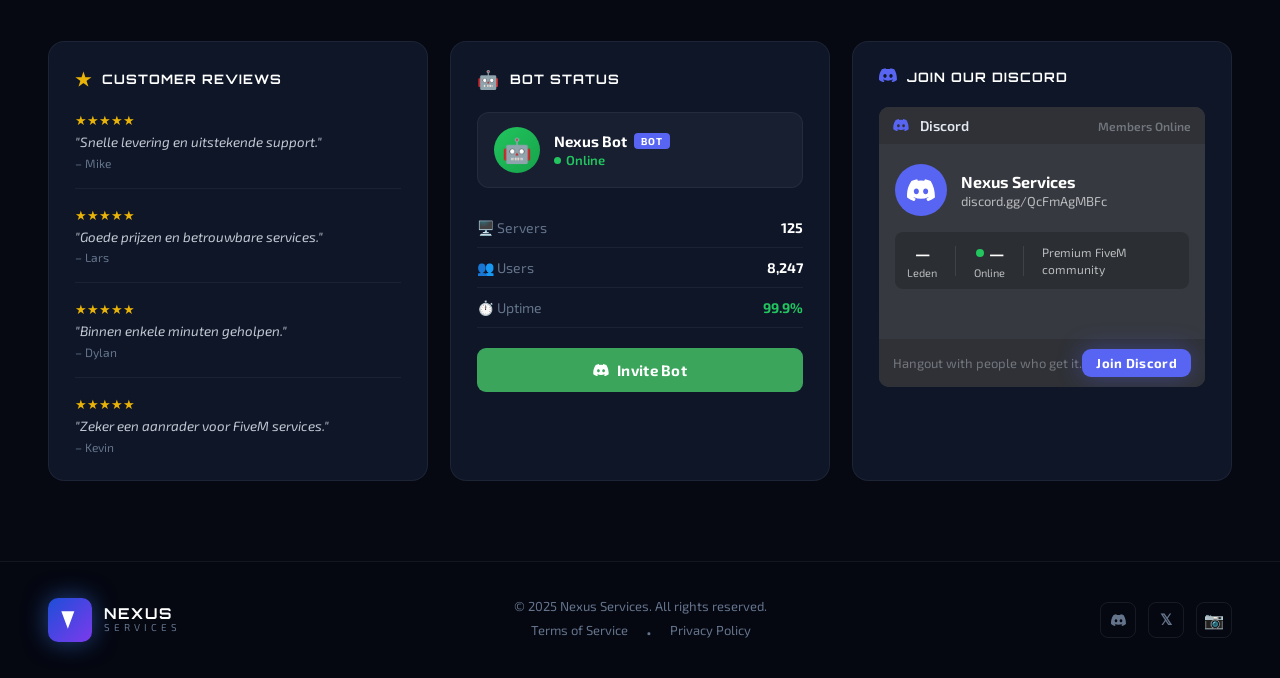
<file: nexus-services (4).html>
<!DOCTYPE html>
<html lang="nl">
<head>
<meta charset="UTF-8">
<meta name="viewport" content="width=device-width, initial-scale=1.0">
<title>Nexus Services – Premium FiveM Services</title>
<link rel="preconnect" href="https://fonts.googleapis.com">
<link href="https://fonts.googleapis.com/css2?family=Orbitron:wght@400;600;700;900&family=Exo+2:wght@300;400;500;600;700&display=swap" rel="stylesheet">
<style>
*, *::before, *::after { margin:0; padding:0; box-sizing:border-box; }
html { scroll-behavior:smooth; }

:root {
  --bg: #060812;
  --bg1: #080c18;
  --bg2: #0c1220;
  --bg3: #101828;
  --card: #0e1628;
  --card-border: rgba(255,255,255,0.06);
  --card-hover: rgba(255,255,255,0.09);
  --blue: #3b82f6;
  --blue-glow: rgba(59,130,246,0.35);
  --cyan: #06b6d4;
  --purple: #a855f7;
  --pink: #ec4899;
  --green: #22c55e;
  --yellow: #eab308;
  --red: #ef4444;
  --text: #e2e8f0;
  --muted: #64748b;
  --muted2: #94a3b8;
}

body {
  background: var(--bg);
  color: var(--text);
  font-family: 'Exo 2', sans-serif;
  overflow-x: hidden;
  min-height: 100vh;
}

/* ── CANVAS BACKGROUND ── */
#bg-canvas {
  position: fixed;
  inset: 0;
  z-index: 0;
  pointer-events: none;
}

/* ── NAV ── */
nav {
  position: fixed;
  top: 0; left: 0; right: 0;
  z-index: 200;
  height: 68px;
  display: flex;
  align-items: center;
  justify-content: space-between;
  padding: 0 48px;
  background: rgba(6,8,18,0.88);
  backdrop-filter: blur(20px);
  border-bottom: 1px solid rgba(59,130,246,0.12);
}

.logo-wrap {
  display: flex;
  align-items: center;
  gap: 12px;
  text-decoration: none;
}
.logo-mark {
  width: 44px; height: 44px;
  background: linear-gradient(135deg, #1d4ed8, #7c3aed);
  border-radius: 10px;
  display: flex;
  align-items: center;
  justify-content: center;
  position: relative;
  box-shadow: 0 0 24px rgba(59,130,246,0.5);
}
.logo-mark svg { width:26px; height:26px; fill:white; }
.logo-text-block { line-height:1.1; }
.logo-text-block .lt { font-family:'Orbitron',sans-serif; font-weight:700; font-size:15px; color:#fff; letter-spacing:2px; }
.logo-text-block .ls { font-size:10px; color:var(--muted); letter-spacing:4px; text-transform:uppercase; }

.nav-menu { display:flex; gap:36px; list-style:none; }
.nav-menu a { color:var(--muted2); font-size:14px; font-weight:600; letter-spacing:0.3px; text-decoration:none; transition:color .2s; position:relative; }
.nav-menu a:hover, .nav-menu a.active { color:#fff; }
.nav-menu a.active::after { content:''; position:absolute; bottom:-4px; left:0; right:0; height:2px; background:var(--blue); border-radius:2px; }

.btn-nav {
  display:inline-flex; align-items:center; gap:8px;
  padding:9px 20px; border-radius:8px;
  background:#5865F2; color:#fff;
  font-family:'Exo 2',sans-serif; font-weight:700; font-size:14px;
  letter-spacing:0.3px; cursor:pointer; border:none; text-decoration:none;
  box-shadow:0 0 20px rgba(88,101,242,0.35);
  transition:all .2s;
}
.btn-nav:hover { background:#4752c4; box-shadow:0 0 30px rgba(88,101,242,0.55); transform:translateY(-1px); }

/* ── HERO ── */
#home {
  position:relative; z-index:1;
  min-height:100vh;
  display:grid;
  grid-template-columns:1fr 1fr;
  align-items:center;
  padding:100px 80px 80px;
  gap:40px;
  overflow:hidden;
}

.hero-bg-glow {
  position:absolute; inset:0; pointer-events:none;
  background:
    radial-gradient(ellipse 55% 60% at 72% 48%, rgba(59,130,246,0.09) 0%, transparent 65%),
    radial-gradient(ellipse 40% 50% at 28% 70%, rgba(168,85,247,0.06) 0%, transparent 55%);
}

/* tree silhouette */
.hero-trees {
  position:absolute; bottom:0; left:0; right:0; height:180px;
  background:
    linear-gradient(to top, rgba(0,0,0,0.7) 0%, transparent 100%);
  pointer-events:none;
}

.hero-left { position:relative; z-index:2; }

.hero-tag {
  display:flex; align-items:center; gap:10px;
  font-size:12px; font-weight:700; letter-spacing:4px; text-transform:uppercase;
  color:var(--cyan); margin-bottom:20px;
}
.hero-tag .dot { color:rgba(255,255,255,0.3); }

h1.hero-title {
  font-family:'Orbitron',sans-serif;
  font-weight:900;
  font-size:clamp(52px,5.5vw,88px);
  line-height:0.95;
  color:#fff;
  margin-bottom:2px;
  text-shadow:0 0 80px rgba(59,130,246,0.25);
}
h1.hero-title-2 {
  font-family:'Orbitron',sans-serif;
  font-weight:900;
  font-size:clamp(52px,5.5vw,88px);
  line-height:0.95;
  margin-bottom:28px;
  background:linear-gradient(100deg, #60a5fa 0%, #a78bfa 50%, #f472b6 100%);
  -webkit-background-clip:text;
  -webkit-text-fill-color:transparent;
  background-clip:text;
}

.hero-desc {
  font-size:17px; line-height:1.65;
  color:rgba(226,232,240,0.65);
  font-weight:300;
  margin-bottom:36px;
  max-width:440px;
}

.hero-btns { display:flex; gap:14px; margin-bottom:52px; flex-wrap:wrap; }

.btn {
  display:inline-flex; align-items:center; gap:8px;
  padding:13px 26px; border-radius:9px;
  font-family:'Exo 2',sans-serif; font-weight:700; font-size:15px;
  letter-spacing:0.3px; cursor:pointer; border:none; text-decoration:none;
  transition:all .25s;
}
.btn-primary { background:#5865F2; color:#fff; box-shadow:0 0 24px rgba(88,101,242,0.4); }
.btn-primary:hover { background:#4752c4; transform:translateY(-2px); box-shadow:0 6px 32px rgba(88,101,242,0.55); }
.btn-ghost { background:transparent; color:#fff; border:1.5px solid rgba(255,255,255,0.22); }
.btn-ghost:hover { border-color:rgba(255,255,255,0.5); background:rgba(255,255,255,0.05); }
.btn-blue { background:var(--blue); color:#fff; }
.btn-blue:hover { background:#2563eb; box-shadow:0 4px 24px rgba(59,130,246,0.45); }
.btn-purple { background:#7c3aed; color:#fff; }
.btn-purple:hover { background:#6d28d9; box-shadow:0 4px 24px rgba(124,58,237,0.45); }
.btn-crimson { background:#c2162b; color:#fff; }
.btn-crimson:hover { background:#a0112a; box-shadow:0 4px 24px rgba(194,22,43,0.45); }
.btn-emerald { background:#059669; color:#fff; }
.btn-emerald:hover { background:#047857; box-shadow:0 4px 24px rgba(5,150,105,0.45); }
.btn-discord-green { background:#3ba55c; color:#fff; }
.btn-discord-green:hover { background:#2d8a4c; }
.btn-full { width:100%; justify-content:center; }

.hero-perks { display:flex; gap:32px; flex-wrap:wrap; }
.perk { display:flex; align-items:center; gap:9px; font-size:14px; font-weight:600; color:rgba(226,232,240,0.7); }
.perk-icon { font-size:16px; }

/* 3-D NEXUS N */
.hero-right { position:relative; z-index:2; display:flex; align-items:center; justify-content:center; }
.n3d-wrap { position:relative; animation:float3d 5s ease-in-out infinite; }
@keyframes float3d { 0%,100%{transform:translateY(0) rotate(-1deg)} 50%{transform:translateY(-22px) rotate(1deg)} }

.n3d-box {
  width:300px; height:300px;
  border-radius:40px;
  background:linear-gradient(140deg, #1e3a8a 0%, #2563eb 35%, #6d28d9 70%, #9333ea 100%);
  display:flex; align-items:center; justify-content:center;
  font-family:'Orbitron',sans-serif; font-weight:900; font-size:180px;
  color:rgba(255,255,255,0.95);
  box-shadow:
    0 0 0 1px rgba(255,255,255,0.12),
    0 0 60px rgba(59,130,246,0.6),
    0 0 120px rgba(147,51,234,0.35),
    0 30px 80px rgba(0,0,0,0.6);
  position:relative; overflow:hidden;
  text-shadow:0 6px 32px rgba(0,0,0,0.5);
}
.n3d-box::before {
  content:'';
  position:absolute; top:0; left:0; right:0; height:50%;
  background:linear-gradient(to bottom, rgba(255,255,255,0.18), transparent);
  border-radius:40px 40px 0 0;
}
.n3d-platform {
  position:absolute; bottom:-18px; left:50%; transform:translateX(-50%);
  width:220px; height:24px;
  background:radial-gradient(ellipse, rgba(59,130,246,0.7) 0%, transparent 70%);
  filter:blur(10px);
  animation:glow3d 3s ease-in-out infinite;
}
@keyframes glow3d { 0%,100%{opacity:.45;transform:translateX(-50%) scaleX(0.8)} 50%{opacity:1;transform:translateX(-50%) scaleX(1.1)} }

/* ring decorations */
.n3d-ring {
  position:absolute; border-radius:50%;
  border:1px solid rgba(59,130,246,0.2);
  animation:ring-pulse 4s ease-in-out infinite;
}
.r1 { width:380px;height:380px; top:50%;left:50%; transform:translate(-50%,-50%); animation-delay:0s; }
.r2 { width:460px;height:460px; top:50%;left:50%; transform:translate(-50%,-50%); animation-delay:.8s; }
@keyframes ring-pulse { 0%{opacity:.5;transform:translate(-50%,-50%) scale(.85)} 100%{opacity:0;transform:translate(-50%,-50%) scale(1.15)} }

/* snowflakes overlay */
.snow-wrap { position:fixed; inset:0; z-index:1; pointer-events:none; overflow:hidden; }
.flake { position:absolute; top:-20px; font-size:var(--fs); color:rgba(160,210,255,0.55); animation:snow-fall var(--dur) linear infinite var(--delay); }
@keyframes snow-fall { to { transform:translateY(110vh) rotate(360deg); opacity:0; } }

/* ── STATS BAR ── */
.stats-wrap {
  position:relative; z-index:2;
  margin:0 48px;
  background:rgba(14,22,40,0.85);
  border:1px solid rgba(59,130,246,0.13);
  border-radius:14px;
  display:grid;
  grid-template-columns:repeat(4,1fr);
  backdrop-filter:blur(16px);
  overflow:hidden;
}
.stat-cell {
  display:flex; align-items:center; gap:16px;
  padding:26px 30px;
  border-right:1px solid rgba(255,255,255,0.05);
  transition:background .25s;
}
.stat-cell:last-child { border-right:none; }
.stat-cell:hover { background:rgba(59,130,246,0.05); }
.stat-ico {
  width:46px; height:46px; border-radius:12px; flex-shrink:0;
  display:flex; align-items:center; justify-content:center; font-size:22px;
}
.ico-g { background:rgba(34,197,94,0.14); }
.ico-y { background:rgba(234,179,8,0.14); }
.ico-p { background:rgba(168,85,247,0.14); }
.ico-b { background:rgba(59,130,246,0.14); }
.stat-val { font-family:'Orbitron',sans-serif; font-weight:700; font-size:28px; color:#fff; line-height:1; }
.stat-lbl { font-size:13px; color:var(--muted); margin-top:3px; font-weight:500; }

/* ── STORE ── */
.store-section { position:relative; z-index:2; padding:80px 48px; }

.section-head { text-align:center; margin-bottom:52px; }
.section-eyebrow {
  display:flex; align-items:center; justify-content:center; gap:14px;
  font-size:12px; font-weight:700; letter-spacing:4px; text-transform:uppercase;
  color:var(--cyan); margin-bottom:14px;
}
.eyebrow-line { width:50px; height:1px; background:linear-gradient(90deg,transparent,var(--cyan)); }
.eyebrow-line.right { background:linear-gradient(90deg,var(--cyan),transparent); }
.section-eyebrow span:first-child, .section-eyebrow span:last-child { display:flex; align-items:center; }

.section-h2 { font-family:'Orbitron',sans-serif; font-weight:700; font-size:clamp(22px,3vw,34px); color:#fff; margin-bottom:10px; }
.section-sub { color:var(--muted); font-size:16px; }

.store-grid {
  display:grid; grid-template-columns:repeat(4,1fr); gap:20px;
  max-width:1200px; margin:0 auto;
}

.prod-card {
  background:var(--card);
  border:1px solid var(--card-border);
  border-radius:16px; padding:28px 22px;
  position:relative; overflow:hidden;
  transition:transform .3s, box-shadow .3s, border-color .3s;
  cursor:pointer;
}
.prod-card::after {
  content:''; position:absolute; top:0; left:0; right:0; height:2px;
  opacity:0; transition:opacity .3s;
}
.prod-card:hover { transform:translateY(-6px); border-color:rgba(255,255,255,0.12); }
.prod-card:hover::after { opacity:1; }

.pc-blue::after { background:linear-gradient(90deg,#3b82f6,#06b6d4); }
.pc-blue:hover { box-shadow:0 24px 60px rgba(59,130,246,0.18); }
.pc-purple::after { background:linear-gradient(90deg,#7c3aed,#a855f7); }
.pc-purple:hover { box-shadow:0 24px 60px rgba(124,58,237,0.18); }
.pc-red::after { background:linear-gradient(90deg,#c2162b,#ef4444); }
.pc-red:hover { box-shadow:0 24px 60px rgba(194,22,43,0.18); }
.pc-green::after { background:linear-gradient(90deg,#059669,#22c55e); }
.pc-green:hover { box-shadow:0 24px 60px rgba(5,150,105,0.18); }

.prod-ico {
  width:60px; height:60px; border-radius:14px;
  display:flex; align-items:center; justify-content:center;
  font-size:28px; margin-bottom:18px;
}
.pio-b { background:rgba(59,130,246,0.18); }
.pio-p { background:rgba(124,58,237,0.18); }
.pio-r { background:rgba(194,22,43,0.18); }
.pio-g { background:rgba(5,150,105,0.18); }

.prod-name { font-weight:700; font-size:18px; color:#fff; margin-bottom:8px; }
.prod-desc { font-size:13px; color:var(--muted); line-height:1.55; margin-bottom:22px; }
.prod-price { font-family:'Orbitron',sans-serif; font-size:22px; font-weight:700; color:#fff; margin-bottom:18px; }

/* ── THREE COLUMNS ── */
.bottom-section { position:relative; z-index:2; padding:10px 48px 80px; }
.three-col { display:grid; grid-template-columns:1fr 1fr 1fr; gap:22px; max-width:1200px; margin:0 auto; }

.panel {
  background:var(--card);
  border:1px solid var(--card-border);
  border-radius:16px; padding:26px;
}
.panel-head {
  display:flex; align-items:center; gap:10px;
  font-family:'Orbitron',sans-serif; font-weight:700; font-size:13px; letter-spacing:1px;
  color:#fff; margin-bottom:22px;
  text-transform:uppercase;
}
.panel-head-icon { font-size:18px; }

/* reviews */
.review { padding-bottom:18px; margin-bottom:18px; border-bottom:1px solid rgba(255,255,255,0.05); }
.review:last-child { border-bottom:none; margin-bottom:0; padding-bottom:0; }
.stars { color:#eab308; font-size:13px; margin-bottom:5px; }
.review-q { font-size:13.5px; font-style:italic; color:rgba(226,232,240,0.85); margin-bottom:3px; line-height:1.45; }
.review-by { font-size:12px; color:var(--muted); }

/* bot */
.bot-row {
  display:flex; align-items:center; gap:14px;
  background:rgba(255,255,255,0.04);
  border:1px solid var(--card-border);
  border-radius:12px; padding:14px 16px; margin-bottom:20px;
}
.bot-avatar {
  width:46px;height:46px; border-radius:50%;
  background:linear-gradient(135deg,#22c55e,#16a34a);
  display:flex;align-items:center;justify-content:center; font-size:24px;
  flex-shrink:0;
}
.bot-name { font-weight:700; font-size:15px; color:#fff; display:flex; align-items:center; gap:7px; }
.bot-badge { background:#5865F2; color:#fff; font-size:10px; font-weight:700; padding:2px 7px; border-radius:4px; letter-spacing:1px; }
.bot-online { color:#22c55e; font-size:13px; font-weight:600; margin-top:2px; display:flex; align-items:center; gap:5px; }
.online-dot { width:7px;height:7px; border-radius:50%; background:#22c55e; display:inline-block; }

.bot-stat {
  display:flex; align-items:center; justify-content:space-between;
  padding:11px 0; border-bottom:1px solid rgba(255,255,255,0.05);
  font-size:14px;
}
.bot-stat:last-of-type { border-bottom:none; }
.bsl { color:var(--muted); display:flex; align-items:center; gap:8px; }
.bsv { font-weight:700; color:#fff; }

/* discord panel */
.dc-card {
  background:#36393f; border-radius:10px; overflow:hidden; margin-bottom:14px;
}
.dc-top {
  background:#2f3136; padding:10px 14px;
  display:flex; align-items:center; justify-content:space-between;
  font-size:14px; font-weight:600;
}
.dc-top .dc-icon { color:#5865F2; margin-right:8px; }
.dc-members { font-size:12px; color:#72767d; }
.dc-body {
  padding:24px 14px; display:flex; align-items:center; justify-content:center;
  gap:8px;
}
.dc-dot {
  width:9px;height:9px;border-radius:50%;background:#5865F2;
  animation:dc-pulse .9s ease-in-out infinite;
}
.dc-dot:nth-child(2){animation-delay:.18s}
.dc-dot:nth-child(3){animation-delay:.36s}
@keyframes dc-pulse{0%,100%{transform:translateY(0);opacity:.4}50%{transform:translateY(-8px);opacity:1}}
.dc-bot {
  background:#2f3136; padding:10px 14px;
  display:flex; align-items:center; justify-content:space-between;
  font-size:13px; color:#72767d;
}

/* ── FOOTER ── */
footer {
  position:relative; z-index:2;
  border-top:1px solid rgba(255,255,255,0.06);
  padding:36px 48px;
  display:flex; align-items:center; justify-content:space-between;
  background:rgba(6,8,18,0.9);
}
.footer-logo { display:flex; align-items:center; gap:12px; text-decoration:none; }
.footer-mid { text-align:center; }
.footer-copy { font-size:13px; color:var(--muted); margin-bottom:8px; }
.footer-links { display:flex; gap:18px; justify-content:center; }
.footer-links a { color:var(--muted); font-size:13px; text-decoration:none; transition:color .2s; }
.footer-links a:hover { color:#fff; }
.footer-socials { display:flex; gap:12px; }
.soc-btn {
  width:36px;height:36px; border-radius:8px; border:1px solid rgba(255,255,255,0.08);
  display:flex;align-items:center;justify-content:center;
  font-size:16px; color:var(--muted); text-decoration:none;
  transition:all .2s; background:transparent; cursor:pointer;
}
.soc-btn:hover { border-color:var(--blue); color:#fff; background:rgba(59,130,246,0.1); }

/* ── ANIMATIONS ── */
.fade-in { opacity:0; transform:translateY(28px); transition:opacity .65s ease, transform .65s ease; }
.fade-in.show { opacity:1; transform:translateY(0); }
.fade-in:nth-child(2){transition-delay:.1s}
.fade-in:nth-child(3){transition-delay:.2s}
.fade-in:nth-child(4){transition-delay:.3s}
</style>
</head>
<body>

<!-- animated star canvas -->
<canvas id="bg-canvas"></canvas>

<!-- snowflakes -->
<div class="snow-wrap" id="snow-wrap"></div>

<!-- ── NAV ── -->
<nav>
  <a href="#home" class="logo-wrap">
    <div class="logo-mark">
      <svg viewBox="0 0 24 24"><path d="M4 4l6 16 6-16M4 4h16"/></svg>
    </div>
    <div class="logo-text-block">
      <div class="lt">NEXUS</div>
      <div class="ls">SERVICES</div>
    </div>
  </a>

  <ul class="nav-menu">
    <li><a href="#home" class="active">Home</a></li>
    <li><a href="#store">Store</a></li>
    <li><a href="#services">Services</a></li>
    <li><a href="#reviews">Reviews</a></li>
    <li><a href="#about">About</a></li>
    <li><a href="#contact">Contact</a></li>
  </ul>

  <a href="https://discord.gg/QcFmAgMBFc" target="_blank" class="btn-nav">
    <svg width="18" height="14" viewBox="0 0 71 55" fill="currentColor"><path d="M60.1 4.9A58.5 58.5 0 0 0 45.6.5a40.5 40.5 0 0 0-1.8 3.7 54.2 54.2 0 0 0-16.2 0A41.3 41.3 0 0 0 25.8.5 58.4 58.4 0 0 0 11.2 4.9C1.6 19.2-1 33.1.3 46.8a58.9 58.9 0 0 0 18 9.1 44.2 44.2 0 0 0 3.8-6.2 38.4 38.4 0 0 1-6-2.9l1.5-1.1a42 42 0 0 0 36 0l1.4 1.1a38.4 38.4 0 0 1-6 2.9 44 44 0 0 0 3.8 6.2 58.7 58.7 0 0 0 18-9.1C71 31.1 67.7 17.3 60.1 4.9ZM23.7 38.3c-3.5 0-6.4-3.2-6.4-7.2s2.8-7.2 6.4-7.2 6.5 3.2 6.4 7.2c0 4-2.8 7.2-6.4 7.2Zm23.6 0c-3.5 0-6.4-3.2-6.4-7.2s2.8-7.2 6.4-7.2 6.4 3.2 6.4 7.2-2.8 7.2-6.4 7.2Z"/></svg>
    Join Discord
  </a>
</nav>

<!-- ── HERO ── -->
<section id="home">
  <div class="hero-bg-glow"></div>
  <div class="hero-trees"></div>

  <div class="hero-left">
    <div class="hero-tag">
      PREMIUM <span class="dot">•</span> FAST <span class="dot">•</span> RELIABLE
    </div>
    <h1 class="hero-title">NEXUS</h1>
    <h1 class="hero-title-2">SERVICES</h1>
    <p class="hero-desc">High quality FiveM services, lookups, tools and more.<br>Trusted by 500+ customers worldwide.</p>

    <div class="hero-btns">
      <a href="https://discord.gg/QcFmAgMBFc" target="_blank" class="btn btn-primary">
        <svg width="18" height="14" viewBox="0 0 71 55" fill="currentColor"><path d="M60.1 4.9A58.5 58.5 0 0 0 45.6.5a40.5 40.5 0 0 0-1.8 3.7 54.2 54.2 0 0 0-16.2 0A41.3 41.3 0 0 0 25.8.5 58.4 58.4 0 0 0 11.2 4.9C1.6 19.2-1 33.1.3 46.8a58.9 58.9 0 0 0 18 9.1 44.2 44.2 0 0 0 3.8-6.2 38.4 38.4 0 0 1-6-2.9l1.5-1.1a42 42 0 0 0 36 0l1.4 1.1a38.4 38.4 0 0 1-6 2.9 44 44 0 0 0 3.8 6.2 58.7 58.7 0 0 0 18-9.1C71 31.1 67.7 17.3 60.1 4.9ZM23.7 38.3c-3.5 0-6.4-3.2-6.4-7.2s2.8-7.2 6.4-7.2 6.5 3.2 6.4 7.2c0 4-2.8 7.2-6.4 7.2Zm23.6 0c-3.5 0-6.4-3.2-6.4-7.2s2.8-7.2 6.4-7.2 6.4 3.2 6.4 7.2-2.8 7.2-6.4 7.2Z"/></svg>
        Join Our Discord
      </a>
      <a href="#store" class="btn btn-ghost">🛒 Browse Store</a>
    </div>

    <div class="hero-perks">
      <div class="perk"><span class="perk-icon">🎧</span>24/7 Support</div>
      <div class="perk"><span class="perk-icon">⚡</span>Instant Delivery</div>
      <div class="perk"><span class="perk-icon">🛡️</span>100% Safe</div>
    </div>
  </div>

  <div class="hero-right">
    <div class="n3d-wrap">
      <div class="n3d-ring r1"></div>
      <div class="n3d-ring r2"></div>
      <div class="n3d-box">N</div>
      <div class="n3d-platform"></div>
    </div>
  </div>
</section>

<!-- ── STATS BAR ── -->
<div class="stats-wrap">
  <div class="stat-cell fade-in">
    <div class="stat-ico ico-g">🛡️</div>
    <div><div class="stat-val">50%</div><div class="stat-lbl">Uptime</div></div>
  </div>
  <div class="stat-cell fade-in">
    <div class="stat-ico ico-y">⚡</div>
    <div><div class="stat-val">24/7</div><div class="stat-lbl">Support</div></div>
  </div>
  <div class="stat-cell fade-in">
    <div class="stat-ico ico-p">👥</div>
    <div><div class="stat-val">2</div><div class="stat-lbl">Happy Customers</div></div>
  </div>
  <div class="stat-cell fade-in">
    <div class="stat-ico ico-b">🔒</div>
    <div><div class="stat-val">100%</div><div class="stat-lbl">Secure</div></div>
  </div>
</div>

<!-- ── STORE ── -->
<section class="store-section" id="store">
  <div class="section-head">
    <div class="section-eyebrow">
      <span><div class="eyebrow-line"></div></span>
      🛒 NEXUS STORE
      <span><div class="eyebrow-line right"></div></span>
    </div>
    <h2 class="section-h2">NEXUS STORE</h2>
    <p class="section-sub">Premium products at the best prices.</p>
  </div>

  <div class="store-grid">
    <div class="prod-card pc-blue fade-in">
      <div class="prod-ico pio-b">🔍</div>
      <div class="prod-name">Premium Lookup</div>
      <div class="prod-desc">Fast and accurate lookup services.</div>
      <div class="prod-price">€4.99</div>
      <a href="#" class="btn btn-blue btn-full">🛒 Buy Now</a>
    </div>
    <div class="prod-card pc-purple fade-in">
      <div class="prod-ico pio-p">🎮</div>
      <div class="prod-name">FiveM Ready Account</div>
      <div class="prod-desc">High quality FiveM ready-to-use accounts.</div>
      <div class="prod-price">€9.99</div>
      <a href="#" class="btn btn-purple btn-full">🛒 Buy Now</a>
    </div>
    <div class="prod-card pc-red fade-in">
      <div class="prod-ico pio-r">🤖</div>
      <div class="prod-name">Custom Discord Bot</div>
      <div class="prod-desc">Professional Discord bot development.</div>
      <div class="prod-price">From €15</div>
      <a href="#" class="btn btn-crimson btn-full">🛒 Buy Now</a>
    </div>
    <div class="prod-card pc-green fade-in">
      <div class="prod-ico pio-g" style="font-family:monospace;font-size:22px;font-weight:700;color:#22c55e">&lt;/&gt;</div>
      <div class="prod-name">FiveM Development</div>
      <div class="prod-desc">Scripts, fixes and server setup.</div>
      <div class="prod-price">From €10</div>
      <a href="#" class="btn btn-emerald btn-full">🛒 Buy Now</a>
    </div>
  </div>
</section>

<!-- ── BOTTOM 3 COLUMNS ── -->
<div class="bottom-section" id="reviews">
  <div class="three-col">

    <!-- REVIEWS -->
    <div class="panel fade-in">
      <div class="panel-head">
        <span class="panel-head-icon" style="color:#eab308">★</span> CUSTOMER REVIEWS
      </div>
      <div class="review">
        <div class="stars">★★★★★</div>
        <div class="review-q">"Snelle levering en uitstekende support."</div>
        <div class="review-by">– Mike</div>
      </div>
      <div class="review">
        <div class="stars">★★★★★</div>
        <div class="review-q">"Goede prijzen en betrouwbare services."</div>
        <div class="review-by">– Lars</div>
      </div>
      <div class="review">
        <div class="stars">★★★★★</div>
        <div class="review-q">"Binnen enkele minuten geholpen."</div>
        <div class="review-by">– Dylan</div>
      </div>
      <div class="review">
        <div class="stars">★★★★★</div>
        <div class="review-q">"Zeker een aanrader voor FiveM services."</div>
        <div class="review-by">– Kevin</div>
      </div>
    </div>

    <!-- BOT STATUS -->
    <div class="panel fade-in">
      <div class="panel-head"><span class="panel-head-icon">🤖</span> BOT STATUS</div>
      <div class="bot-row">
        <div class="bot-avatar">🤖</div>
        <div>
          <div class="bot-name">Nexus Bot <span class="bot-badge">BOT</span></div>
          <div class="bot-online"><span class="online-dot"></span>Online</div>
        </div>
      </div>
      <div class="bot-stat"><span class="bsl">🖥️ Servers</span><span class="bsv">125</span></div>
      <div class="bot-stat"><span class="bsl">👥 Users</span><span class="bsv">8,247</span></div>
      <div class="bot-stat"><span class="bsl">⏱️ Uptime</span><span class="bsv" style="color:#22c55e">99.9%</span></div>
      <div style="margin-top:20px">
        <a href="https://discord.gg/QcFmAgMBFc" target="_blank" class="btn btn-discord-green btn-full">
          <svg width="16" height="12" viewBox="0 0 71 55" fill="currentColor"><path d="M60.1 4.9A58.5 58.5 0 0 0 45.6.5a40.5 40.5 0 0 0-1.8 3.7 54.2 54.2 0 0 0-16.2 0A41.3 41.3 0 0 0 25.8.5 58.4 58.4 0 0 0 11.2 4.9C1.6 19.2-1 33.1.3 46.8a58.9 58.9 0 0 0 18 9.1 44.2 44.2 0 0 0 3.8-6.2 38.4 38.4 0 0 1-6-2.9l1.5-1.1a42 42 0 0 0 36 0l1.4 1.1a38.4 38.4 0 0 1-6 2.9 44 44 0 0 0 3.8 6.2 58.7 58.7 0 0 0 18-9.1C71 31.1 67.7 17.3 60.1 4.9ZM23.7 38.3c-3.5 0-6.4-3.2-6.4-7.2s2.8-7.2 6.4-7.2 6.5 3.2 6.4 7.2c0 4-2.8 7.2-6.4 7.2Zm23.6 0c-3.5 0-6.4-3.2-6.4-7.2s2.8-7.2 6.4-7.2 6.4 3.2 6.4 7.2-2.8 7.2-6.4 7.2Z"/></svg>
          Invite Bot
        </a>
      </div>
    </div>

    <!-- DISCORD -->
    <div class="panel fade-in">
      <div class="panel-head">
        <span style="color:#5865F2">
          <svg width="18" height="14" viewBox="0 0 71 55" fill="currentColor"><path d="M60.1 4.9A58.5 58.5 0 0 0 45.6.5a40.5 40.5 0 0 0-1.8 3.7 54.2 54.2 0 0 0-16.2 0A41.3 41.3 0 0 0 25.8.5 58.4 58.4 0 0 0 11.2 4.9C1.6 19.2-1 33.1.3 46.8a58.9 58.9 0 0 0 18 9.1 44.2 44.2 0 0 0 3.8-6.2 38.4 38.4 0 0 1-6-2.9l1.5-1.1a42 42 0 0 0 36 0l1.4 1.1a38.4 38.4 0 0 1-6 2.9 44 44 0 0 0 3.8 6.2 58.7 58.7 0 0 0 18-9.1C71 31.1 67.7 17.3 60.1 4.9ZM23.7 38.3c-3.5 0-6.4-3.2-6.4-7.2s2.8-7.2 6.4-7.2 6.5 3.2 6.4 7.2c0 4-2.8 7.2-6.4 7.2Zm23.6 0c-3.5 0-6.4-3.2-6.4-7.2s2.8-7.2 6.4-7.2 6.4 3.2 6.4 7.2-2.8 7.2-6.4 7.2Z"/></svg>
        </span>
        JOIN OUR DISCORD
      </div>
      <div class="dc-card">
        <div class="dc-top">
          <span>
            <span class="dc-icon">
              <svg width="16" height="12" viewBox="0 0 71 55" fill="currentColor"><path d="M60.1 4.9A58.5 58.5 0 0 0 45.6.5a40.5 40.5 0 0 0-1.8 3.7 54.2 54.2 0 0 0-16.2 0A41.3 41.3 0 0 0 25.8.5 58.4 58.4 0 0 0 11.2 4.9C1.6 19.2-1 33.1.3 46.8a58.9 58.9 0 0 0 18 9.1 44.2 44.2 0 0 0 3.8-6.2 38.4 38.4 0 0 1-6-2.9l1.5-1.1a42 42 0 0 0 36 0l1.4 1.1a38.4 38.4 0 0 1-6 2.9 44 44 0 0 0 3.8 6.2 58.7 58.7 0 0 0 18-9.1C71 31.1 67.7 17.3 60.1 4.9ZM23.7 38.3c-3.5 0-6.4-3.2-6.4-7.2s2.8-7.2 6.4-7.2 6.5 3.2 6.4 7.2c0 4-2.8 7.2-6.4 7.2Zm23.6 0c-3.5 0-6.4-3.2-6.4-7.2s2.8-7.2 6.4-7.2 6.4 3.2 6.4 7.2-2.8 7.2-6.4 7.2Z"/></svg>
            </span>
            Discord
          </span>
          <span class="dc-members" id="dc-members">Laden...</span>
        </div>
        <div style="background:#36393f;border-radius:10px;padding:20px 16px;margin-bottom:14px;">
          <div style="display:flex;align-items:center;gap:14px;margin-bottom:16px;">
            <div style="width:52px;height:52px;border-radius:50%;background:#5865F2;display:flex;align-items:center;justify-content:center;flex-shrink:0;">
              <svg width="28" height="22" viewBox="0 0 71 55" fill="white"><path d="M60.1 4.9A58.5 58.5 0 0 0 45.6.5a40.5 40.5 0 0 0-1.8 3.7 54.2 54.2 0 0 0-16.2 0A41.3 41.3 0 0 0 25.8.5 58.4 58.4 0 0 0 11.2 4.9C1.6 19.2-1 33.1.3 46.8a58.9 58.9 0 0 0 18 9.1 44.2 44.2 0 0 0 3.8-6.2 38.4 38.4 0 0 1-6-2.9l1.5-1.1a42 42 0 0 0 36 0l1.4 1.1a38.4 38.4 0 0 1-6 2.9 44 44 0 0 0 3.8 6.2 58.7 58.7 0 0 0 18-9.1C71 31.1 67.7 17.3 60.1 4.9ZM23.7 38.3c-3.5 0-6.4-3.2-6.4-7.2s2.8-7.2 6.4-7.2 6.5 3.2 6.4 7.2c0 4-2.8 7.2-6.4 7.2Zm23.6 0c-3.5 0-6.4-3.2-6.4-7.2s2.8-7.2 6.4-7.2 6.4 3.2 6.4 7.2-2.8 7.2-6.4 7.2Z"/></svg>
            </div>
            <div>
              <div style="font-weight:700;font-size:16px;color:#fff;">Nexus Services</div>
              <div style="font-size:13px;color:#b9bbbe;margin-top:2px;">discord.gg/QcFmAgMBFc</div>
            </div>
          </div>
          <div style="display:flex;align-items:center;gap:18px;margin-bottom:16px;padding:10px 12px;background:rgba(0,0,0,0.2);border-radius:8px;">
            <div style="text-align:center;">
              <div style="font-size:18px;font-weight:700;color:#fff;" id="dc-total">—</div>
              <div style="font-size:11px;color:#b9bbbe;margin-top:2px;">Leden</div>
            </div>
            <div style="width:1px;height:30px;background:rgba(255,255,255,0.1);"></div>
            <div style="text-align:center;">
              <div style="display:flex;align-items:center;gap:5px;justify-content:center;">
                <span style="width:8px;height:8px;border-radius:50%;background:#22c55e;display:inline-block;"></span>
                <span style="font-size:18px;font-weight:700;color:#fff;" id="dc-online">—</span>
              </div>
              <div style="font-size:11px;color:#b9bbbe;margin-top:2px;">Online</div>
            </div>
            <div style="width:1px;height:30px;background:rgba(255,255,255,0.1);"></div>
            <div style="font-size:12px;color:#b9bbbe;line-height:1.4;">Premium FiveM<br>community</div>
          </div>
        </div>
        <div class="dc-bot">
          <span>Hangout with people who get it.</span>
          <a href="https://discord.gg/QcFmAgMBFc" target="_blank" class="btn btn-primary" style="padding:6px 14px;font-size:13px;">Join Discord</a>
        </div>
      </div>
    </div>

  </div>
</div>

<!-- ── FOOTER ── -->
<footer>
  <a href="#home" class="footer-logo">
    <div class="logo-mark">
      <svg viewBox="0 0 24 24" width="26" height="26" fill="white"><path d="M4 4l6 16 6-16M4 4h16"/></svg>
    </div>
    <div class="logo-text-block">
      <div class="lt">NEXUS</div>
      <div class="ls">SERVICES</div>
    </div>
  </a>

  <div class="footer-mid">
    <div class="footer-copy">© 2025 Nexus Services. All rights reserved.</div>
    <div class="footer-links">
      <a href="#">Terms of Service</a>
      <span style="color:var(--muted)">•</span>
      <a href="#">Privacy Policy</a>
    </div>
  </div>

  <div class="footer-socials">
    <a href="https://discord.gg/QcFmAgMBFc" target="_blank" class="soc-btn">
      <svg width="15" height="12" viewBox="0 0 71 55" fill="currentColor"><path d="M60.1 4.9A58.5 58.5 0 0 0 45.6.5a40.5 40.5 0 0 0-1.8 3.7 54.2 54.2 0 0 0-16.2 0A41.3 41.3 0 0 0 25.8.5 58.4 58.4 0 0 0 11.2 4.9C1.6 19.2-1 33.1.3 46.8a58.9 58.9 0 0 0 18 9.1 44.2 44.2 0 0 0 3.8-6.2 38.4 38.4 0 0 1-6-2.9l1.5-1.1a42 42 0 0 0 36 0l1.4 1.1a38.4 38.4 0 0 1-6 2.9 44 44 0 0 0 3.8 6.2 58.7 58.7 0 0 0 18-9.1C71 31.1 67.7 17.3 60.1 4.9ZM23.7 38.3c-3.5 0-6.4-3.2-6.4-7.2s2.8-7.2 6.4-7.2 6.5 3.2 6.4 7.2c0 4-2.8 7.2-6.4 7.2Zm23.6 0c-3.5 0-6.4-3.2-6.4-7.2s2.8-7.2 6.4-7.2 6.4 3.2 6.4 7.2-2.8 7.2-6.4 7.2Z"/></svg>
    </a>
    <a href="#" class="soc-btn" style="font-size:15px;font-weight:700;">𝕏</a>
    <a href="https://discord.gg/QcFmAgMBFc" target="_blank" class="soc-btn">📷</a>
  </div>
</footer>

<script>
// ── STAR CANVAS ──
const canvas = document.getElementById('bg-canvas');
const ctx = canvas.getContext('2d');
let stars = [];

function resize() {
  canvas.width = window.innerWidth;
  canvas.height = window.innerHeight;
}

function initStars() {
  stars = [];
  for (let i = 0; i < 200; i++) {
    stars.push({
      x: Math.random() * canvas.width,
      y: Math.random() * canvas.height,
      r: Math.random() * 1.4 + 0.3,
      alpha: Math.random(),
      speed: Math.random() * 0.008 + 0.003,
      dir: Math.random() > 0.5 ? 1 : -1
    });
  }
}

function drawStars() {
  ctx.clearRect(0, 0, canvas.width, canvas.height);
  stars.forEach(s => {
    s.alpha += s.speed * s.dir;
    if (s.alpha >= 1) { s.dir = -1; }
    if (s.alpha <= 0.05) { s.dir = 1; }
    ctx.beginPath();
    ctx.arc(s.x, s.y, s.r, 0, Math.PI * 2);
    ctx.fillStyle = `rgba(255,255,255,${s.alpha.toFixed(2)})`;
    ctx.fill();
  });
  requestAnimationFrame(drawStars);
}

resize();
initStars();
drawStars();
window.addEventListener('resize', () => { resize(); initStars(); });

// ── SNOWFLAKES ──
const snowWrap = document.getElementById('snow-wrap');
const flakeChars = ['❄', '❅', '✦', '·'];
for (let i = 0; i < 28; i++) {
  const f = document.createElement('div');
  f.className = 'flake';
  const fs = Math.random() * 14 + 10;
  const dur = Math.random() * 10 + 9;
  const delay = -(Math.random() * 14);
  f.textContent = flakeChars[Math.floor(Math.random() * flakeChars.length)];
  f.style.cssText = `left:${Math.random()*100}%;--fs:${fs}px;--dur:${dur}s;--delay:${delay}s;`;
  snowWrap.appendChild(f);
}

// ── SCROLL FADE IN ──
const obs = new IntersectionObserver(es => {
  es.forEach(e => { if (e.isIntersecting) e.target.classList.add('show'); });
}, { threshold: 0.12 });
document.querySelectorAll('.fade-in').forEach(el => obs.observe(el));

// ── DISCORD LIVE MEMBER COUNT ──
const GUILD_ID = '1512444686126682163';
fetch(`https://discord.com/api/guilds/${GUILD_ID}/widget.json`)
  .then(r => r.json())
  .then(data => {
    const online = data.presence_count ?? 0;
    const el = document.getElementById('dc-members');
    if (el) el.textContent = online + ' Online';
    const onlineEl = document.getElementById('dc-online');
    if (onlineEl) onlineEl.textContent = online;
  })
  .catch(() => {
    const el = document.getElementById('dc-members');
    if (el) el.textContent = 'Members Online';
  });

// Approximate total via invite (requires widget enabled or use static fallback)
fetch(`https://discord.com/api/invites/QcFmAgMBFc?with_counts=true`)
  .then(r => r.json())
  .then(data => {
    const total = data.approximate_member_count ?? null;
    const online = data.approximate_presence_count ?? null;
    const totalEl = document.getElementById('dc-total');
    const onlineEl = document.getElementById('dc-online');
    const membersEl = document.getElementById('dc-members');
    if (total && totalEl) totalEl.textContent = total.toLocaleString();
    if (online) {
      if (onlineEl) onlineEl.textContent = online.toLocaleString();
      if (membersEl) membersEl.textContent = online + ' Online';
    }
  })
  .catch(() => {});

// ── NAV ACTIVE ──
const sections = document.querySelectorAll('section[id]');
const links = document.querySelectorAll('.nav-menu a');
window.addEventListener('scroll', () => {
  let cur = '';
  sections.forEach(s => { if (window.scrollY >= s.offsetTop - 120) cur = s.id; });
  links.forEach(a => a.classList.toggle('active', a.getAttribute('href') === '#' + cur));
}, { passive: true });
</script>
</body>
</html>
</file>
